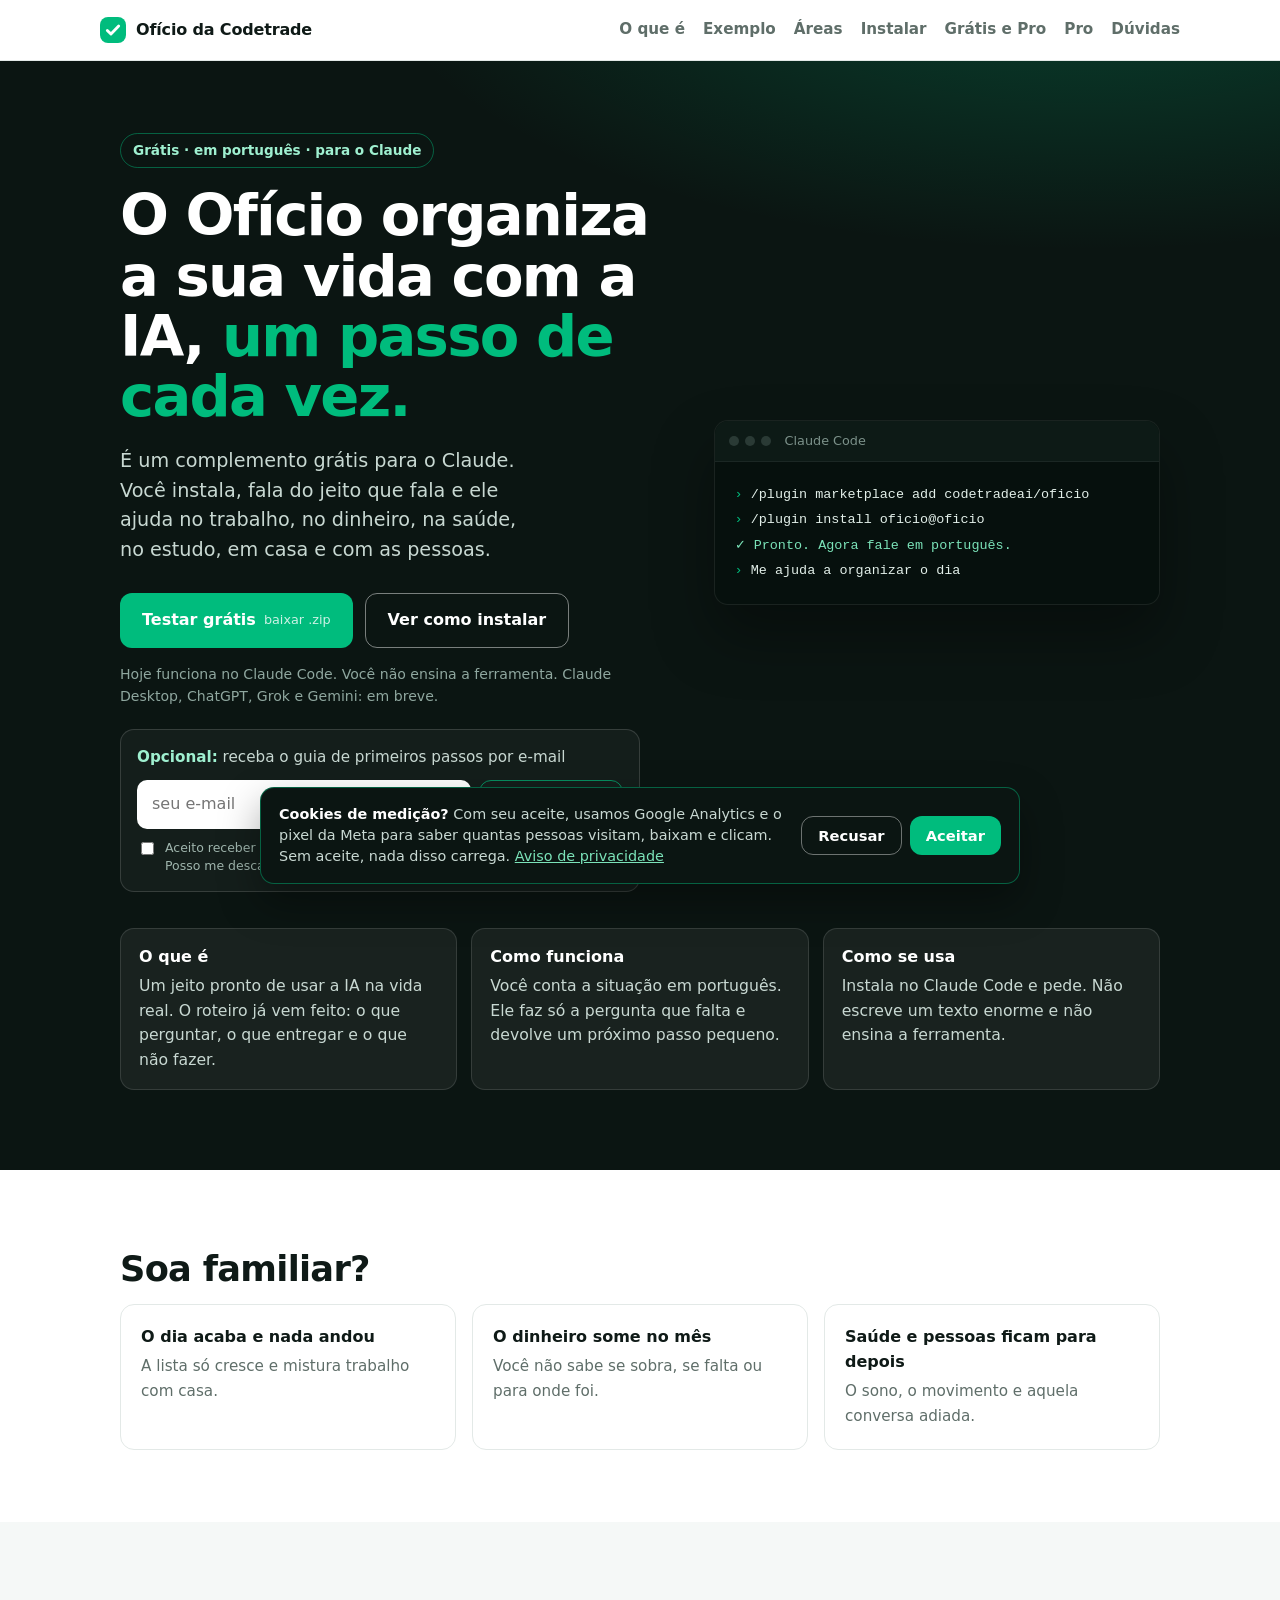
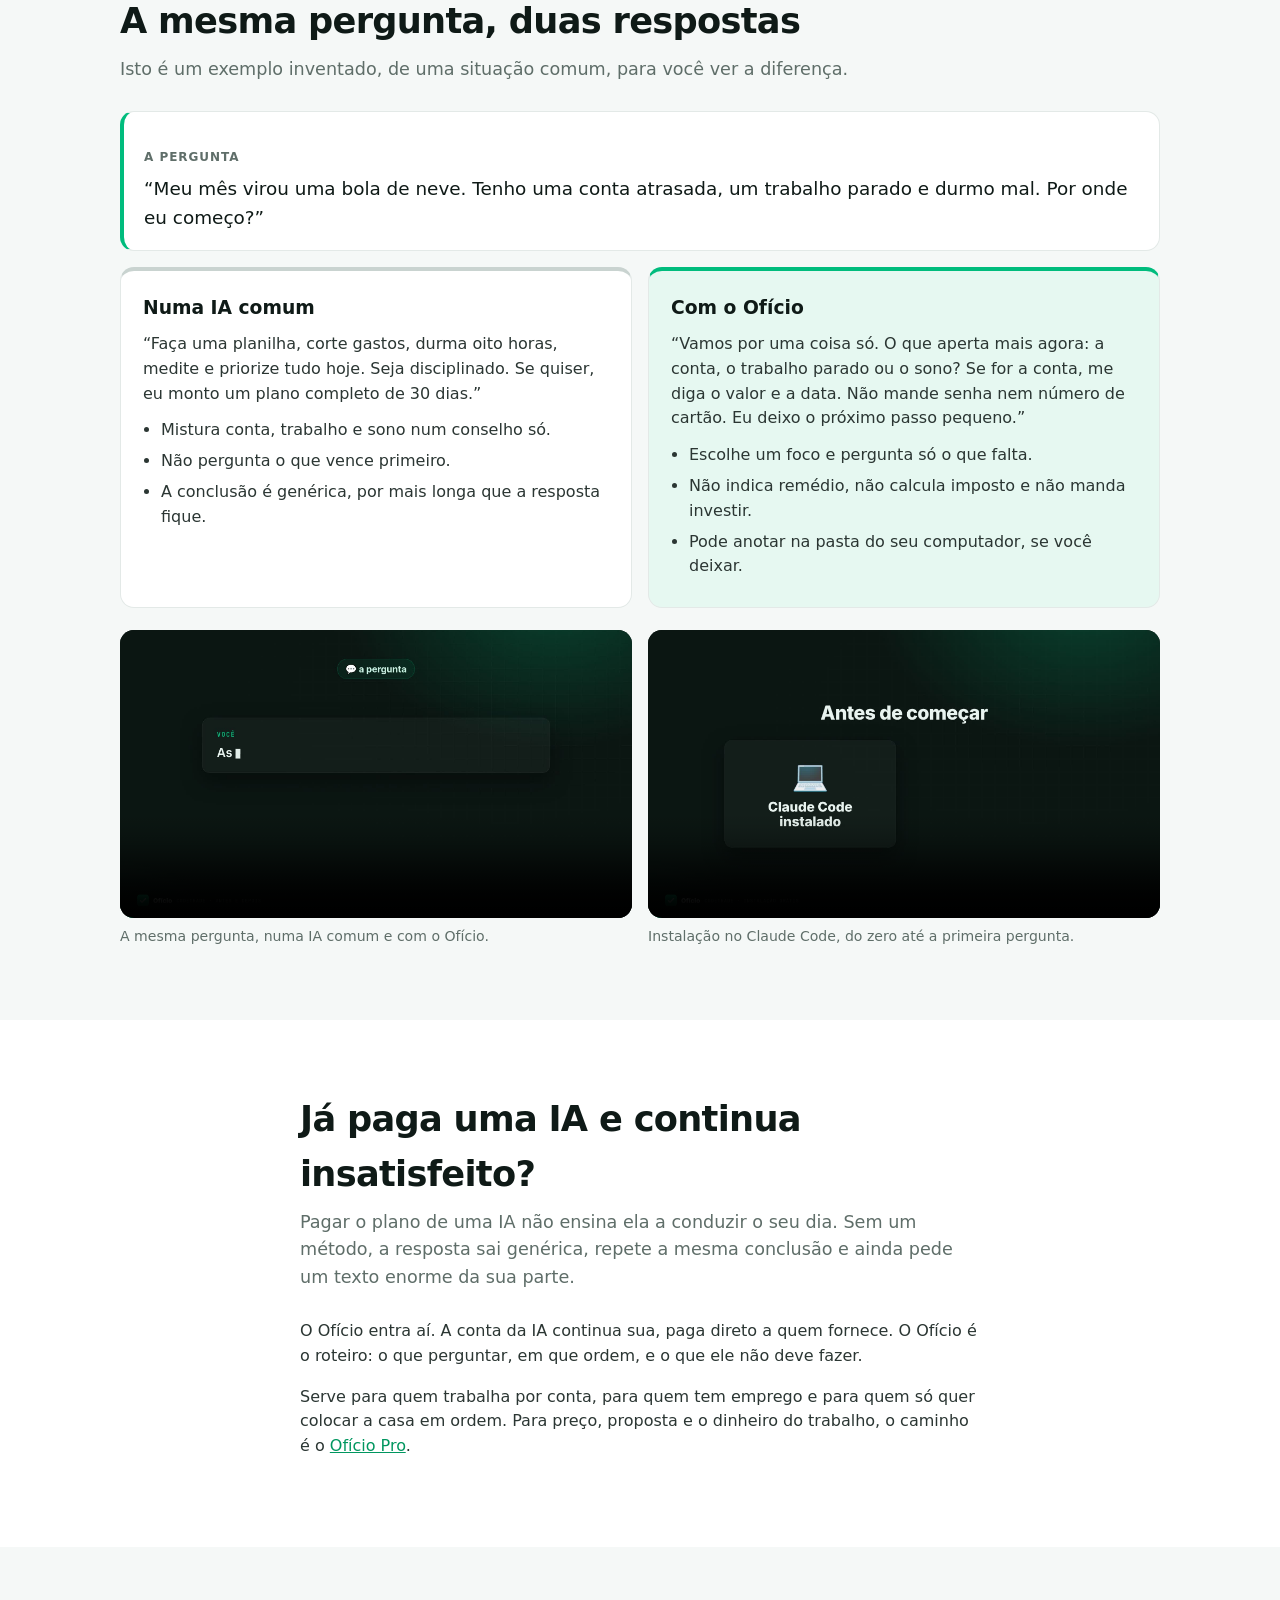
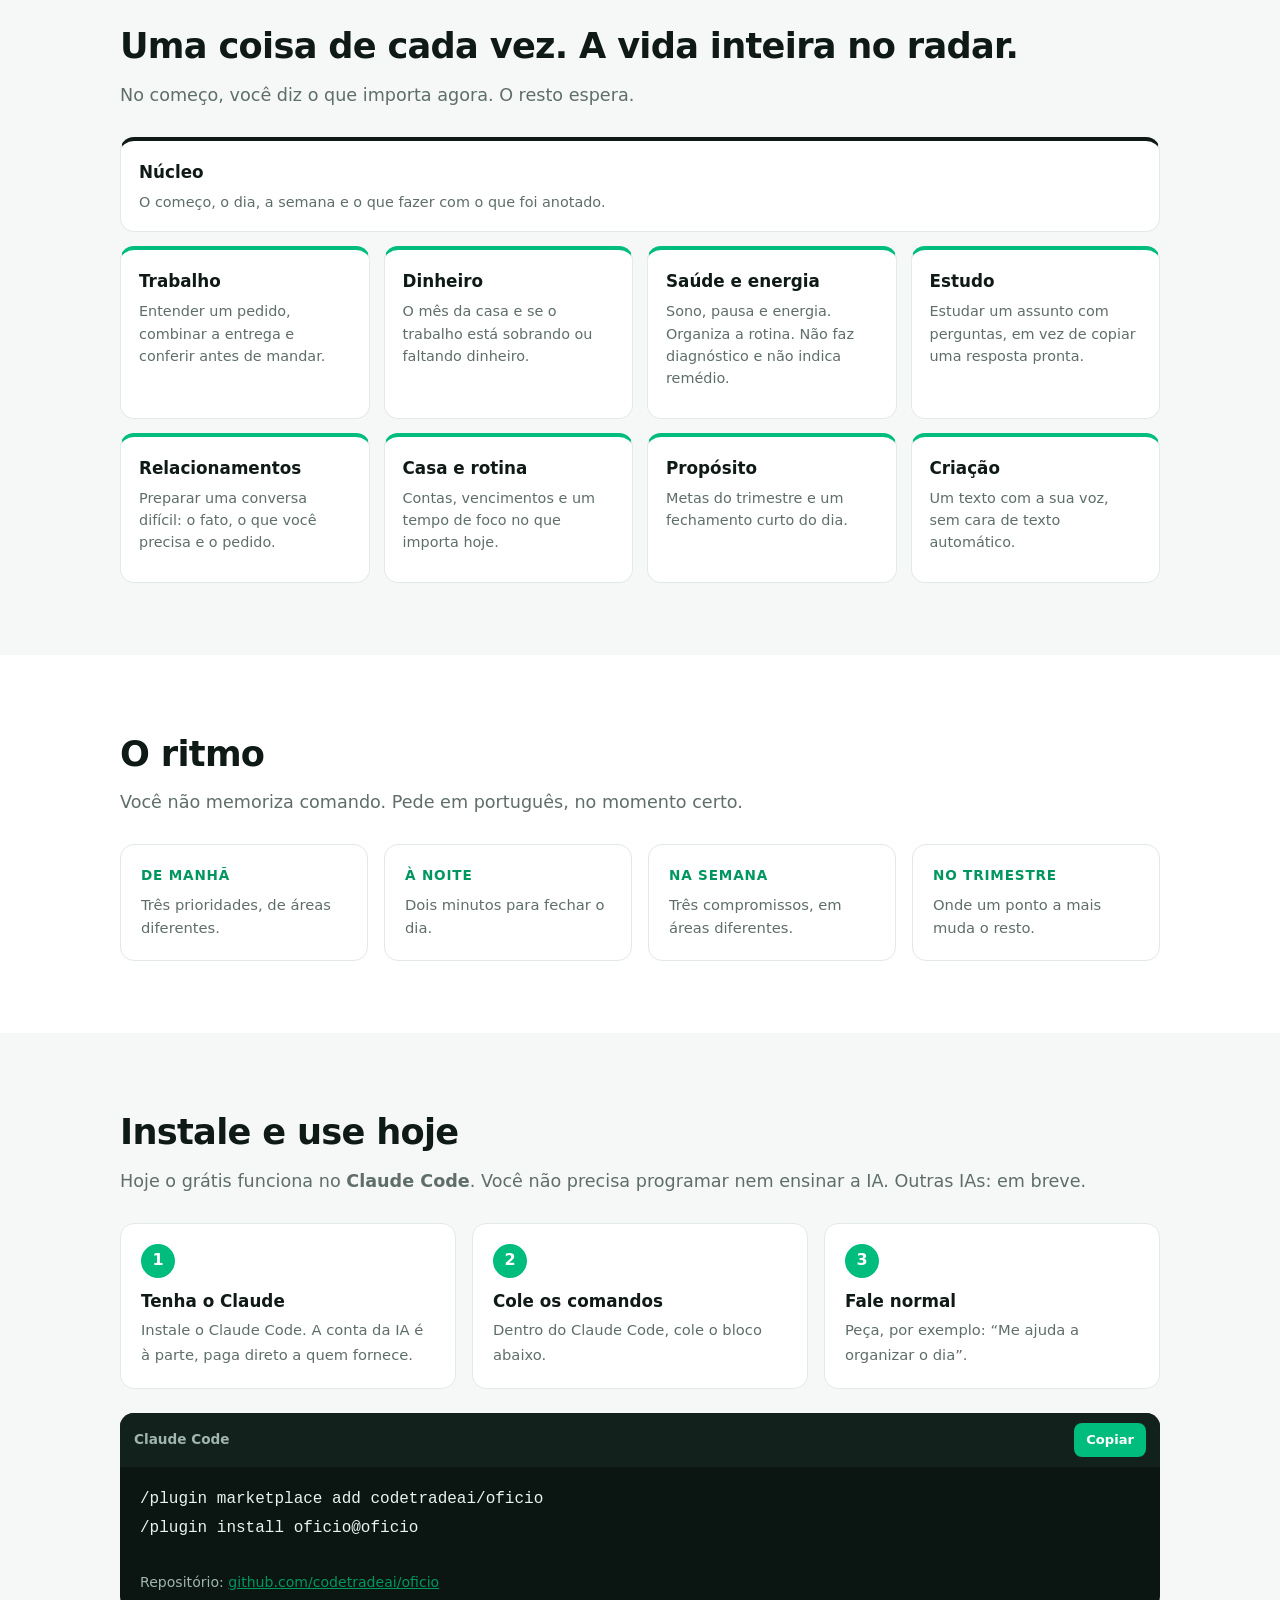
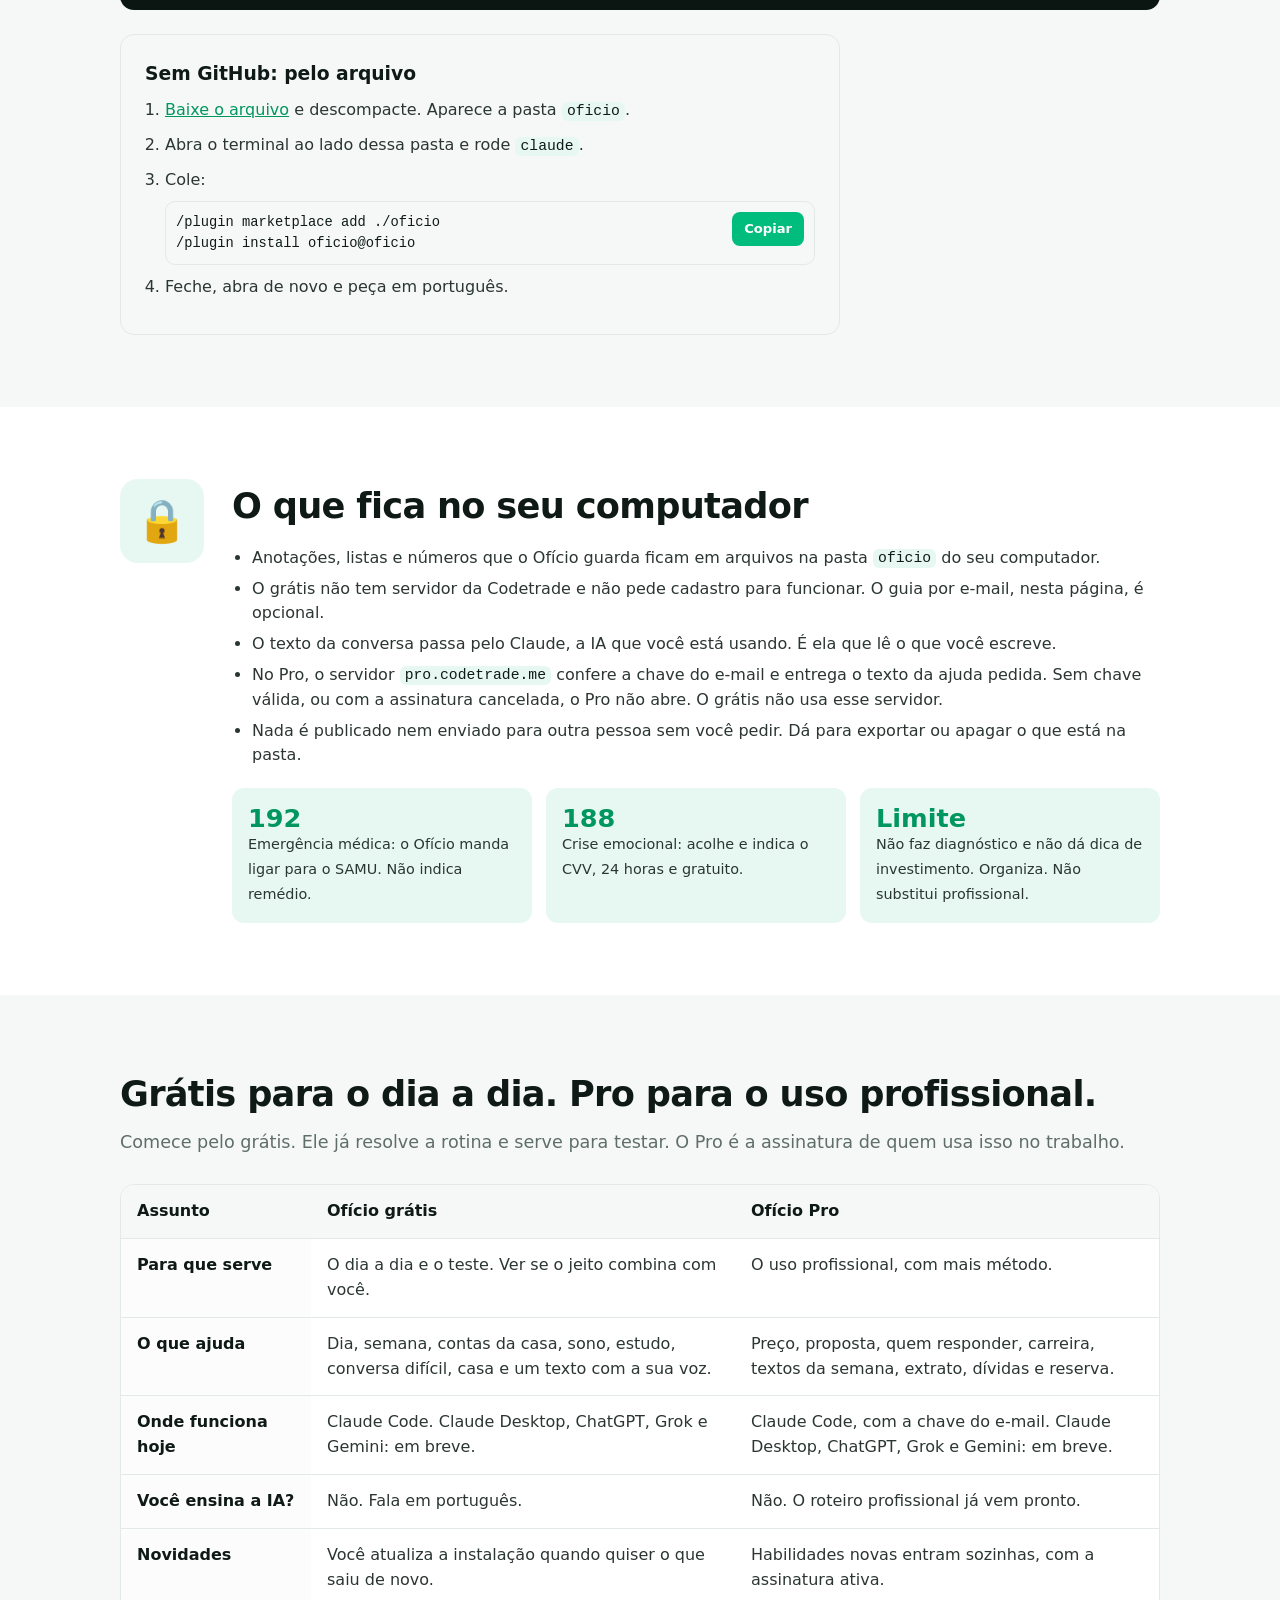
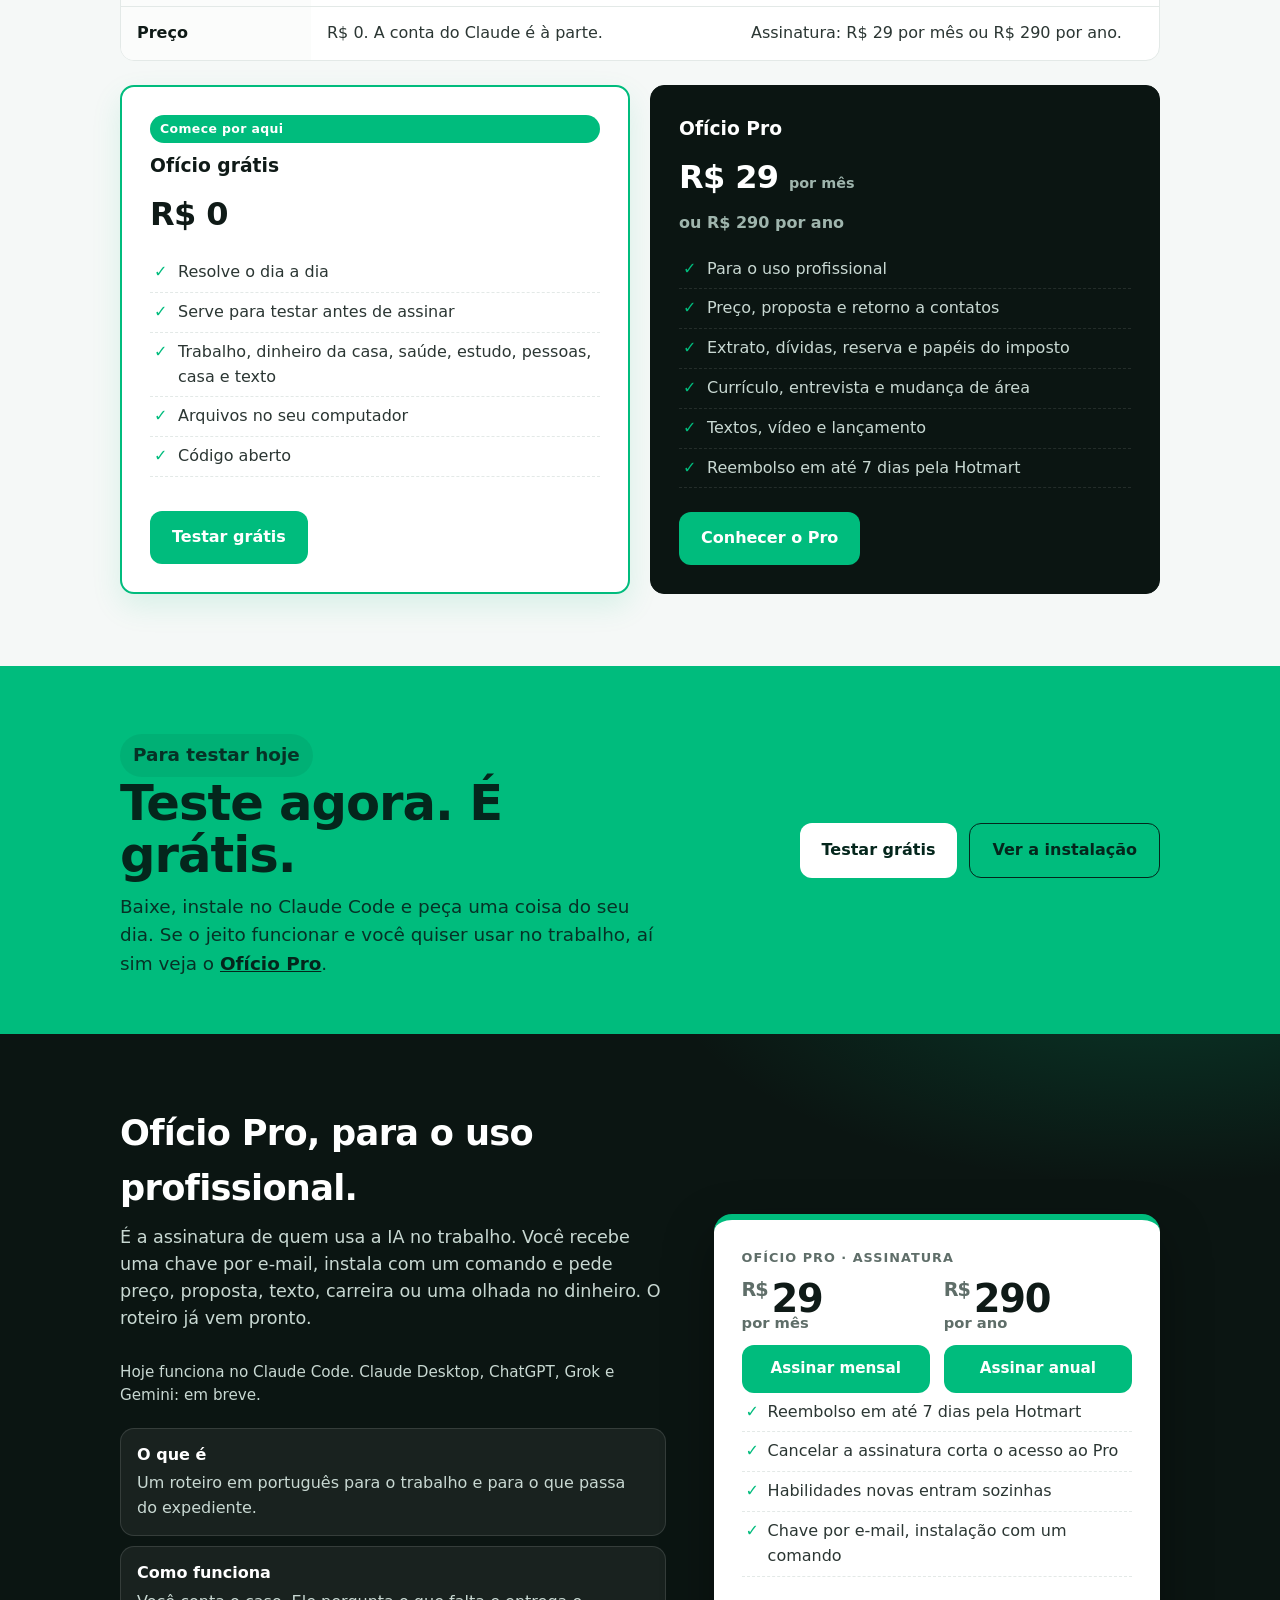
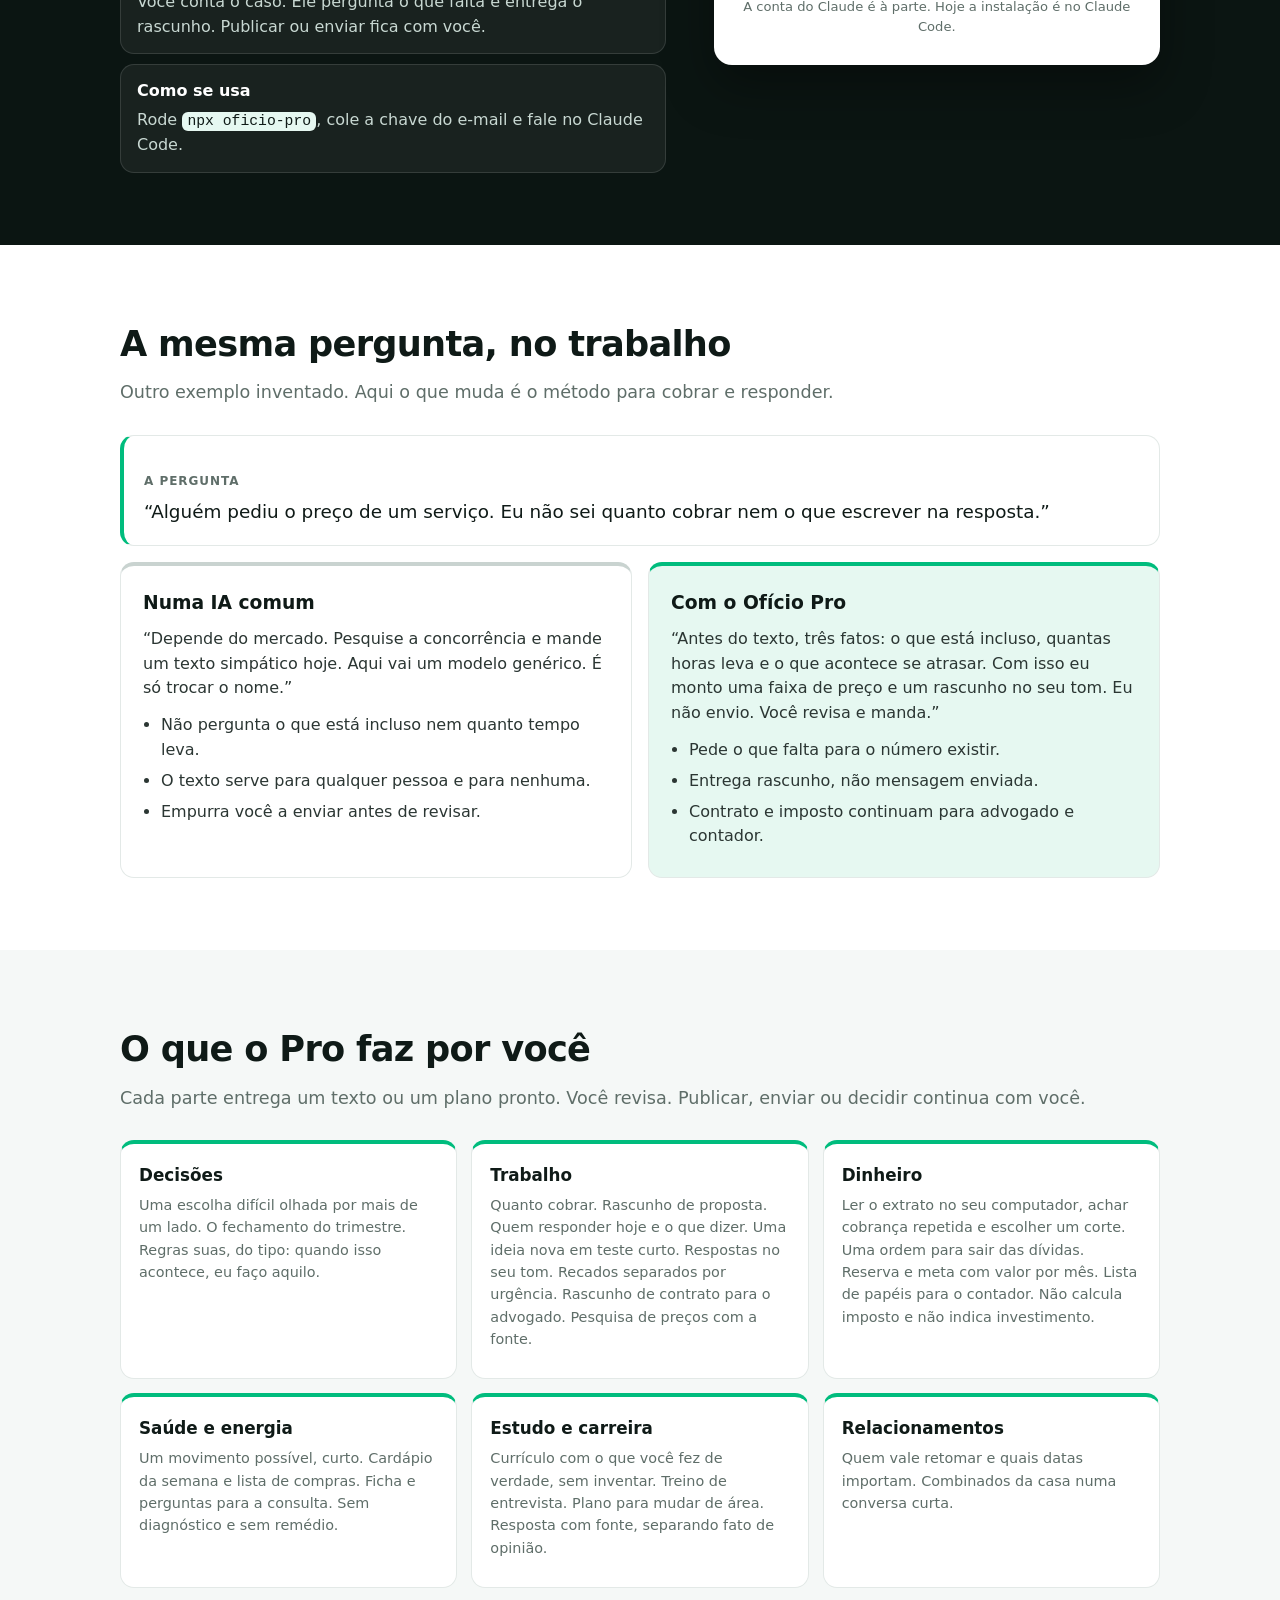
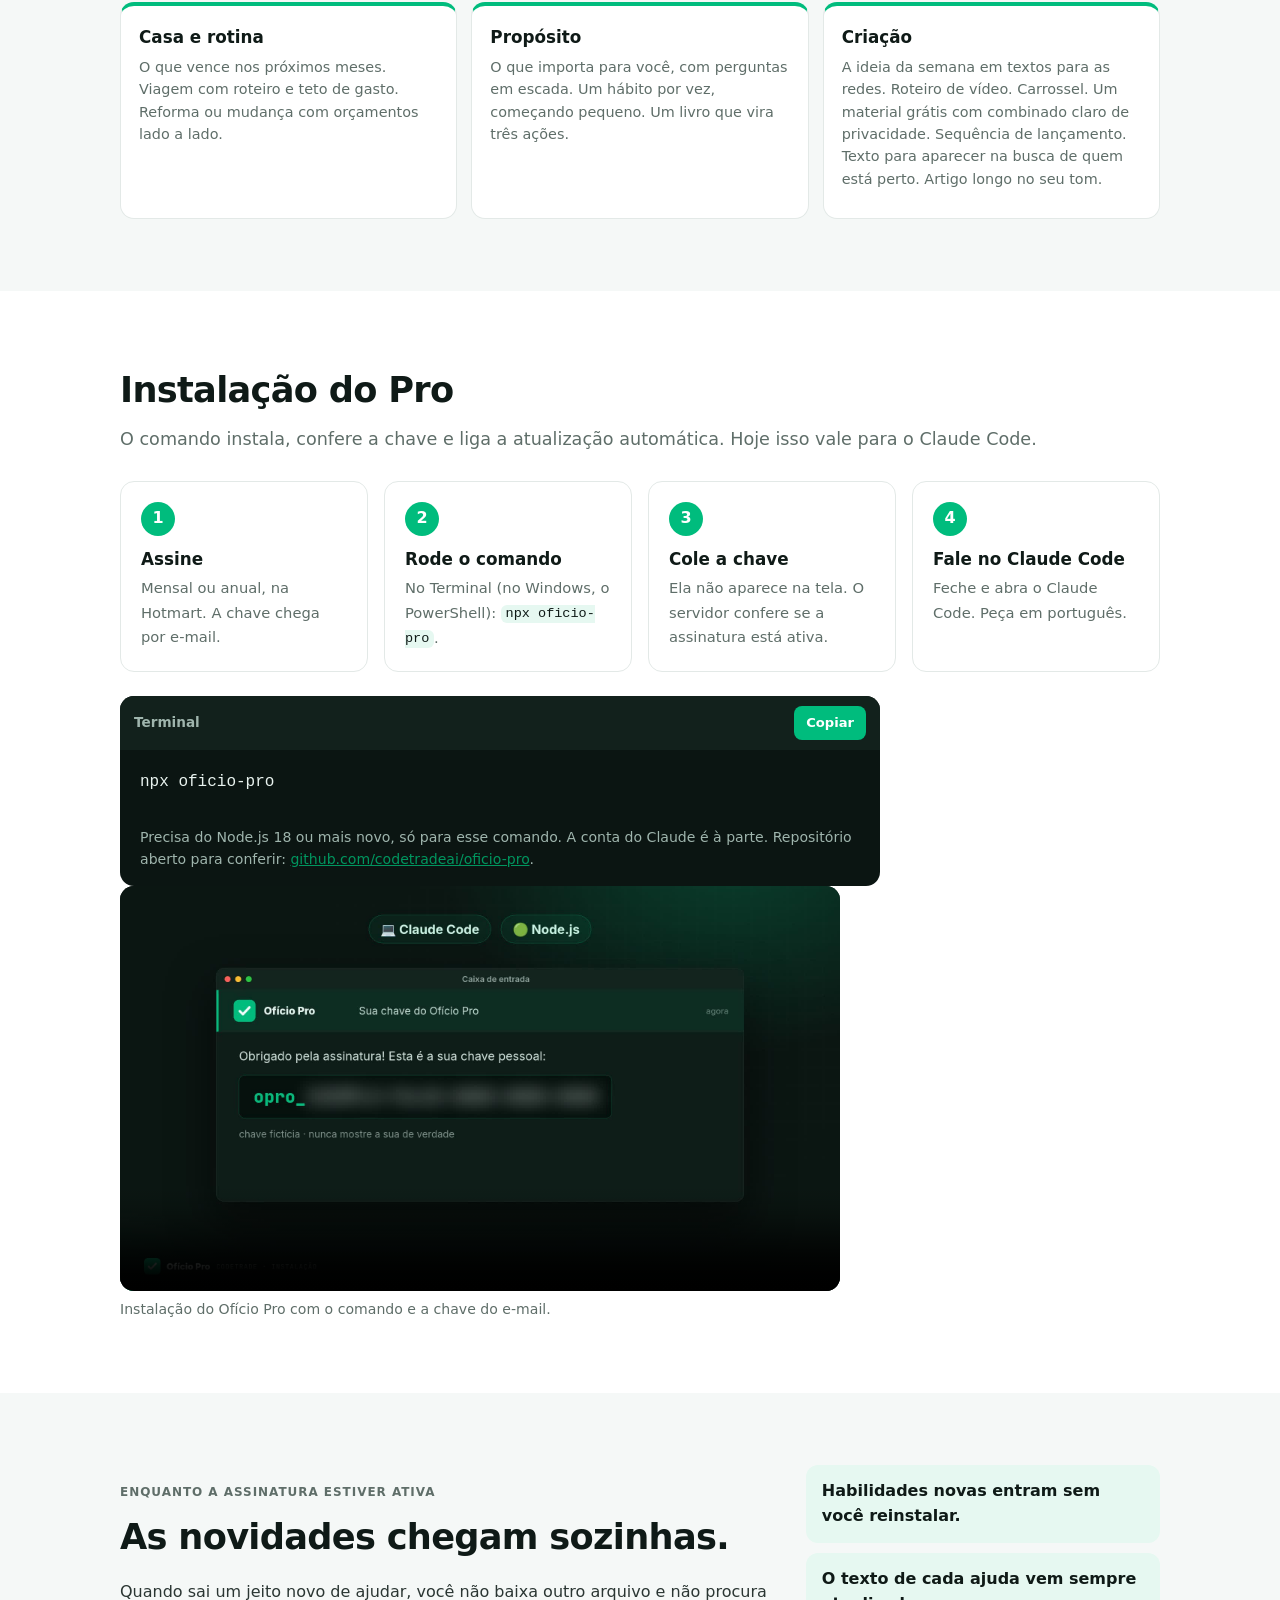
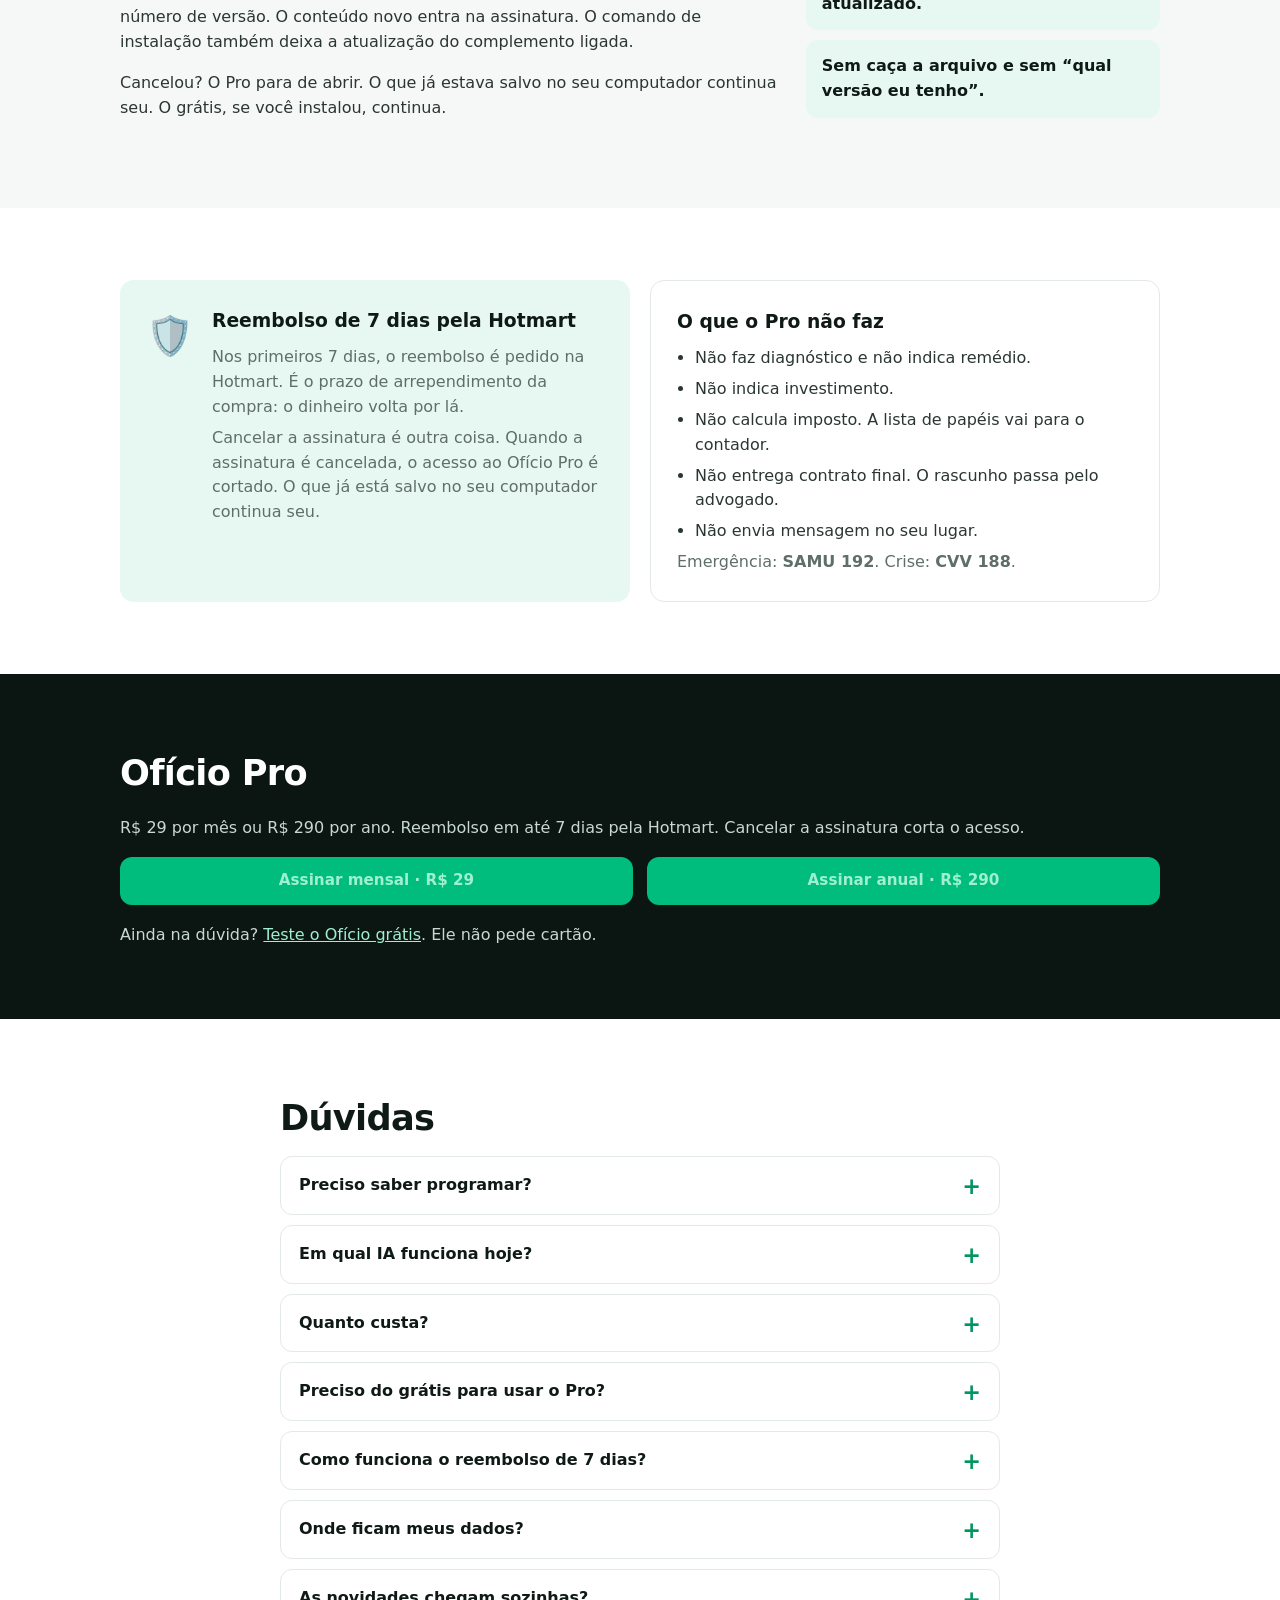
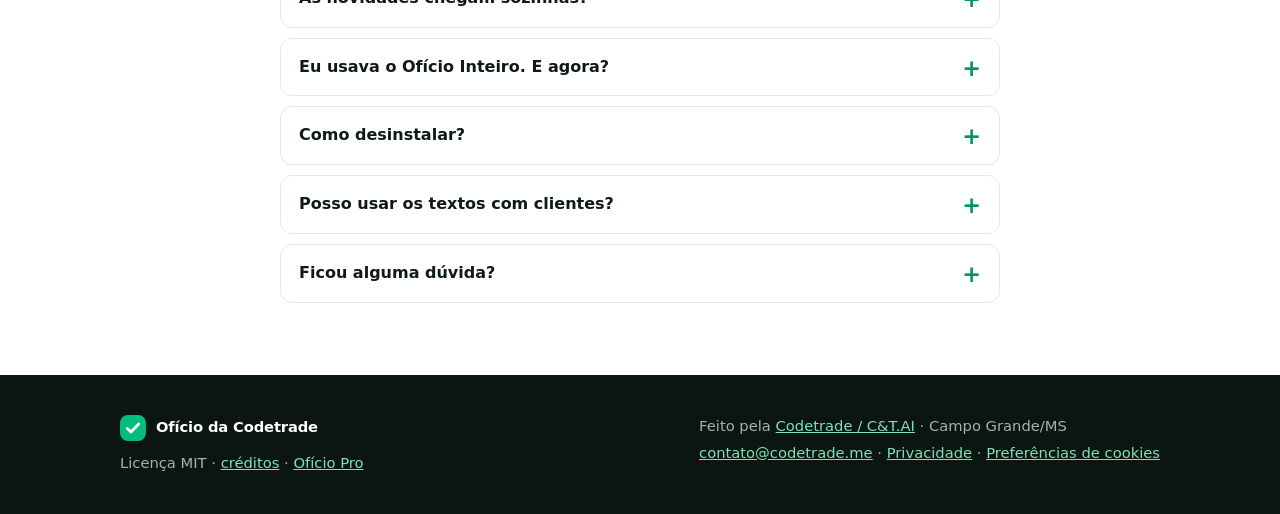
<file: docs/index.html>
<!doctype html>
<html lang="pt-BR">
<head>
<meta charset="utf-8">
<meta name="viewport" content="width=device-width, initial-scale=1">
<title>Ofício da Codetrade · grátis para o dia a dia, Pro para o trabalho</title>
<meta name="description" content="O Ofício grátis organiza o dia a dia no Claude Code. O Pro é a assinatura para o trabalho: R$ 29 por mês ou R$ 290 por ano, com reembolso em 7 dias pela Hotmart. Você fala em português e não ensina a ferramenta.">
<link rel="canonical" href="https://oficio.codetrade.me/">
<link rel="icon" href="assets/icone.svg" type="image/svg+xml">
<link rel="stylesheet" href="assets/style.css">
<link rel="stylesheet" href="assets/pro.css">
<!-- Medição (GA4 G-T3DHD1B451 e Pixel da Meta) só carrega depois do "Aceitar" no banner: assets/consent.js -->
<script src="assets/consent.js" defer></script>
</head>
<body>

<a class="pular" href="#conteudo">Pular para o conteúdo</a>

<header class="topo">
  <div class="wrap topo-in">
    <a class="marca" href="#"><span class="marca-ico" aria-hidden="true"></span>Ofício da Codetrade</a>
    <nav class="menu" aria-label="Seções">
      <a href="#como">O que é</a>
      <a href="#antes-depois">Exemplo</a>
      <a href="#areas">Áreas</a>
      <a href="#instalar">Instalar</a>
      <a href="#planos">Grátis e Pro</a>
      <a href="#pro" data-evento="clique_conhecer_pro">Pro</a>
      <a href="#faq">Dúvidas</a>
    </nav>
  </div>
</header>

<main id="conteudo">
<section class="hero">
  <div class="wrap">
    <div class="hero-in">
      <div>
        <p class="selo">Grátis · em português · para o Claude</p>
        <h1>O Ofício organiza a sua vida com a IA, <span class="destaque">um passo de cada vez.</span></h1>
        <p class="sub">É um complemento grátis para o Claude. Você instala, fala do jeito que fala e ele ajuda no trabalho, no dinheiro, na saúde, no estudo, em casa e com as pessoas.</p>
        <div class="acoes">
          <a class="btn btn-pri" href="downloads/oficio.zip" data-evento="download_zip" download>Testar grátis <small>baixar .zip</small></a>
          <a class="btn btn-sec" href="#instalar">Ver como instalar</a>
        </div>
        <p class="mini">Hoje funciona no Claude Code. Você não ensina a ferramenta. Claude Desktop, ChatGPT, Grok e Gemini: em breve.</p>
        <!-- Captura opcional do guia. O download acima NÃO depende deste formulário. O aceite daqui é só para e-mails, separado dos cookies de medição. -->
        <form class="captura" id="captura-guia" method="post" action="#guia" aria-labelledby="captura-titulo" aria-describedby="captura-msg">
          <p class="captura-titulo" id="captura-titulo"><b>Opcional:</b> receba o guia de primeiros passos por e-mail</p>
          <div class="captura-campos">
            <div class="captura-linha">
              <label class="sr" for="captura-email">Seu e-mail</label>
              <input id="captura-email" type="email" name="email" placeholder="seu e-mail" autocomplete="email" maxlength="254" required>
              <button class="btn btn-guia" type="submit">Quero o guia</button>
            </div>
            <div class="captura-lgpd">
              <input type="checkbox" id="captura-consentimento" name="consentimento" value="true" required>
              <span><label for="captura-consentimento">Aceito receber o guia de primeiros passos e alguns e-mails do Ofício. Posso me descadastrar quando quiser.</label> <a href="privacidade.html">Aviso de privacidade</a>.</span>
            </div>
            <div class="captura-isca" aria-hidden="true">
              <label for="captura-website">Website</label>
              <input id="captura-website" type="text" name="website" tabindex="-1" autocomplete="off" value="">
            </div>
          </div>
          <p class="captura-msg" id="captura-msg" role="status" aria-live="polite" aria-atomic="true" tabindex="-1"></p>
          <noscript><p class="captura-msg erro">Para pedir o guia por aqui, o JavaScript precisa estar ligado. O download do Ofício grátis não depende disso.</p></noscript>
        </form>
      </div>
      <div class="term" aria-label="Exemplo de instalação no Claude Code">
        <div class="term-bar"><i></i><i></i><i></i><span>Claude Code</span></div>
        <pre><code><span class="c">› </span>/plugin marketplace add codetradeai/oficio
<span class="c">› </span>/plugin install oficio@oficio
<span class="ok">✓ Pronto. Agora fale em português.</span>
<span class="c">› </span>Me ajuda a organizar o dia</code></pre>
      </div>
    </div>
    <ol class="hero-passos" id="como">
      <li><b>O que é</b><span>Um jeito pronto de usar a IA na vida real. O roteiro já vem feito: o que perguntar, o que entregar e o que não fazer.</span></li>
      <li><b>Como funciona</b><span>Você conta a situação em português. Ele faz só a pergunta que falta e devolve um próximo passo pequeno.</span></li>
      <li><b>Como se usa</b><span>Instala no Claude Code e pede. Não escreve um texto enorme e não ensina a ferramenta.</span></li>
    </ol>
  </div>
</section>

<section class="bloco">
  <div class="wrap">
    <h2>Soa familiar?</h2>
    <div class="dor">
      <div><b>O dia acaba e nada andou</b><span>A lista só cresce e mistura trabalho com casa.</span></div>
      <div><b>O dinheiro some no mês</b><span>Você não sabe se sobra, se falta ou para onde foi.</span></div>
      <div><b>Saúde e pessoas ficam para depois</b><span>O sono, o movimento e aquela conversa adiada.</span></div>
    </div>
  </div>
</section>

<section id="antes-depois" class="bloco bloco-cinza">
  <span id="testado"></span>
  <div class="wrap">
    <h2>A mesma pergunta, duas respostas</h2>
    <p class="lead">Isto é um exemplo inventado, de uma situação comum, para você ver a diferença.</p>
    <blockquote class="pergunta">
      <p class="rotulo">A pergunta</p>
      <p>“Meu mês virou uma bola de neve. Tenho uma conta atrasada, um trabalho parado e durmo mal. Por onde eu começo?”</p>
    </blockquote>
    <div class="antes">
      <article class="antes-col sem">
        <h3>Numa IA comum</h3>
        <p>“Faça uma planilha, corte gastos, durma oito horas, medite e priorize tudo hoje. Seja disciplinado. Se quiser, eu monto um plano completo de 30 dias.”</p>
        <ul>
          <li>Mistura conta, trabalho e sono num conselho só.</li>
          <li>Não pergunta o que vence primeiro.</li>
          <li>A conclusão é genérica, por mais longa que a resposta fique.</li>
        </ul>
      </article>
      <article class="antes-col com">
        <h3>Com o Ofício</h3>
        <p>“Vamos por uma coisa só. O que aperta mais agora: a conta, o trabalho parado ou o sono? Se for a conta, me diga o valor e a data. Não mande senha nem número de cartão. Eu deixo o próximo passo pequeno.”</p>
        <ul>
          <li>Escolhe um foco e pergunta só o que falta.</li>
          <li>Não indica remédio, não calcula imposto e não manda investir.</li>
          <li>Pode anotar na pasta do seu computador, se você deixar.</li>
        </ul>
      </article>
    </div>
    <div class="videos">
      <figure class="video-espaco">
        <video controls preload="none" playsinline poster="assets/videos/01-antes-e-depois.jpg" title="A mesma pergunta, numa IA comum e com o Ofício" aria-label="A mesma pergunta, numa IA comum e com o Ofício" data-video="antes-e-depois">
          <source src="assets/videos/01-antes-e-depois.mp4" type="video/mp4">
          <track kind="captions" src="assets/videos/01-antes-e-depois.vtt" srclang="pt-BR" label="Português" default>
        </video>
        <figcaption>A mesma pergunta, numa IA comum e com o Ofício.</figcaption>
      </figure>
      <figure class="video-espaco">
        <video controls preload="none" playsinline poster="assets/videos/02-instalacao-gratis.jpg" title="Instalação no Claude Code, do zero até a primeira pergunta" aria-label="Instalação no Claude Code, do zero até a primeira pergunta" data-video="instalacao-gratis">
          <source src="assets/videos/02-instalacao-gratis.mp4" type="video/mp4">
          <track kind="captions" src="assets/videos/02-instalacao-gratis.vtt" srclang="pt-BR" label="Português" default>
        </video>
        <figcaption>Instalação no Claude Code, do zero até a primeira pergunta.</figcaption>
      </figure>
    </div>
  </div>
</section>

<section class="bloco">
  <div class="wrap estreito">
    <h2>Já paga uma IA e continua insatisfeito?</h2>
    <p class="lead">Pagar o plano de uma IA não ensina ela a conduzir o seu dia. Sem um método, a resposta sai genérica, repete a mesma conclusão e ainda pede um texto enorme da sua parte.</p>
    <p>O Ofício entra aí. A conta da IA continua sua, paga direto a quem fornece. O Ofício é o roteiro: o que perguntar, em que ordem, e o que ele não deve fazer.</p>
    <p>Serve para quem trabalha por conta, para quem tem emprego e para quem só quer colocar a casa em ordem. Para preço, proposta e o dinheiro do trabalho, o caminho é o <a href="#pro">Ofício Pro</a>.</p>
  </div>
</section>

<section id="areas" class="bloco bloco-cinza">
  <div class="wrap">
    <h2>Uma coisa de cada vez. A vida inteira no radar.</h2>
    <p class="lead">No começo, você diz o que importa agora. O resto espera.</p>
    <div class="areas">
      <article class="area area-nucleo">
        <h3>Núcleo</h3>
        <p>O começo, o dia, a semana e o que fazer com o que foi anotado.</p>
      </article>
      <article class="area"><h3>Trabalho</h3><p>Entender um pedido, combinar a entrega e conferir antes de mandar.</p></article>
      <article class="area"><h3>Dinheiro</h3><p>O mês da casa e se o trabalho está sobrando ou faltando dinheiro.</p></article>
      <article class="area"><h3>Saúde e energia</h3><p>Sono, pausa e energia. Organiza a rotina. Não faz diagnóstico e não indica remédio.</p></article>
      <article class="area"><h3>Estudo</h3><p>Estudar um assunto com perguntas, em vez de copiar uma resposta pronta.</p></article>
      <article class="area"><h3>Relacionamentos</h3><p>Preparar uma conversa difícil: o fato, o que você precisa e o pedido.</p></article>
      <article class="area"><h3>Casa e rotina</h3><p>Contas, vencimentos e um tempo de foco no que importa hoje.</p></article>
      <article class="area"><h3>Propósito</h3><p>Metas do trimestre e um fechamento curto do dia.</p></article>
      <article class="area"><h3>Criação</h3><p>Um texto com a sua voz, sem cara de texto automático.</p></article>
    </div>
  </div>
</section>

<section class="bloco">
  <div class="wrap">
    <h2>O ritmo</h2>
    <p class="lead">Você não memoriza comando. Pede em português, no momento certo.</p>
    <ol class="semana">
      <li><b>De manhã</b><span>Três prioridades, de áreas diferentes.</span></li>
      <li><b>À noite</b><span>Dois minutos para fechar o dia.</span></li>
      <li><b>Na semana</b><span>Três compromissos, em áreas diferentes.</span></li>
      <li><b>No trimestre</b><span>Onde um ponto a mais muda o resto.</span></li>
    </ol>
  </div>
</section>

<section id="instalar" class="bloco bloco-cinza">
  <div class="wrap">
    <h2>Instale e use hoje</h2>
    <p class="lead">Hoje o grátis funciona no <strong>Claude Code</strong>. Você não precisa programar nem ensinar a IA. Outras IAs: em breve.</p>
    <ol class="passos">
      <li><b>1</b><h3>Tenha o Claude</h3><span>Instale o Claude Code. A conta da IA é à parte, paga direto a quem fornece.</span></li>
      <li><b>2</b><h3>Cole os comandos</h3><span>Dentro do Claude Code, cole o bloco abaixo.</span></li>
      <li><b>3</b><h3>Fale normal</h3><span>Peça, por exemplo: “Me ajuda a organizar o dia”.</span></li>
    </ol>
    <div class="cmd-card">
      <div class="cmd-head">
        <span>Claude Code</span>
        <button class="copiar" data-copiar="cmd-claude" type="button">Copiar</button>
      </div>
      <pre id="cmd-claude"><code>/plugin marketplace add codetradeai/oficio
/plugin install oficio@oficio</code></pre>
      <p class="nota">Repositório: <a href="https://github.com/codetradeai/oficio">github.com/codetradeai/oficio</a></p>
    </div>
    <article class="alt alt-sozinha">
      <h3>Sem GitHub: pelo arquivo</h3>
      <ol>
        <li><a href="downloads/oficio.zip" data-evento="download_zip" download>Baixe o arquivo</a> e descompacte. Aparece a pasta <code>oficio</code>.</li>
        <li>Abra o terminal ao lado dessa pasta e rode <code>claude</code>.</li>
        <li>Cole:
          <div class="cmd-mini">
            <pre id="cmd-zip"><code>/plugin marketplace add ./oficio
/plugin install oficio@oficio</code></pre>
            <button class="copiar" data-copiar="cmd-zip" type="button">Copiar</button>
          </div>
        </li>
        <li>Feche, abra de novo e peça em português.</li>
      </ol>
    </article>
  </div>
</section>

<section class="bloco">
  <div class="wrap priv">
    <div class="priv-ico" aria-hidden="true">🔒</div>
    <div>
      <h2>O que fica no seu computador</h2>
      <ul class="priv-lista">
        <li>Anotações, listas e números que o Ofício guarda ficam em arquivos na pasta <code>oficio</code> do seu computador.</li>
        <li>O grátis não tem servidor da Codetrade e não pede cadastro para funcionar. O guia por e-mail, nesta página, é opcional.</li>
        <li>O texto da conversa passa pelo Claude, a IA que você está usando. É ela que lê o que você escreve.</li>
        <li>No Pro, o servidor <code>pro.codetrade.me</code> confere a chave do e-mail e entrega o texto da ajuda pedida. Sem chave válida, ou com a assinatura cancelada, o Pro não abre. O grátis não usa esse servidor.</li>
        <li>Nada é publicado nem enviado para outra pessoa sem você pedir. Dá para exportar ou apagar o que está na pasta.</li>
      </ul>
      <div class="limites">
        <div><b>192</b><span>Emergência médica: o Ofício manda ligar para o SAMU. Não indica remédio.</span></div>
        <div><b>188</b><span>Crise emocional: acolhe e indica o CVV, 24 horas e gratuito.</span></div>
        <div><b>Limite</b><span>Não faz diagnóstico e não dá dica de investimento. Organiza. Não substitui profissional.</span></div>
      </div>
    </div>
  </div>
</section>

<section id="planos" class="bloco bloco-cinza">
  <div class="wrap">
    <h2>Grátis para o dia a dia. Pro para o uso profissional.</h2>
    <p class="lead">Comece pelo grátis. Ele já resolve a rotina e serve para testar. O Pro é a assinatura de quem usa isso no trabalho.</p>
    <div class="cmp" role="table" aria-label="Comparação entre o Ofício grátis e o Ofício Pro">
      <div class="cmp-linha cmp-cab" role="row">
        <p role="columnheader">Assunto</p>
        <p role="columnheader">Ofício grátis</p>
        <p role="columnheader">Ofício Pro</p>
      </div>
      <div class="cmp-linha" role="row">
        <p role="rowheader">Para que serve</p>
        <p role="cell"><span class="cmp-quem">Grátis. </span>O dia a dia e o teste. Ver se o jeito combina com você.</p>
        <p role="cell"><span class="cmp-quem">Pro. </span>O uso profissional, com mais método.</p>
      </div>
      <div class="cmp-linha" role="row">
        <p role="rowheader">O que ajuda</p>
        <p role="cell"><span class="cmp-quem">Grátis. </span>Dia, semana, contas da casa, sono, estudo, conversa difícil, casa e um texto com a sua voz.</p>
        <p role="cell"><span class="cmp-quem">Pro. </span>Preço, proposta, quem responder, carreira, textos da semana, extrato, dívidas e reserva.</p>
      </div>
      <div class="cmp-linha" role="row">
        <p role="rowheader">Onde funciona hoje</p>
        <p role="cell"><span class="cmp-quem">Grátis. </span>Claude Code. Claude Desktop, ChatGPT, Grok e Gemini: em breve.</p>
        <p role="cell"><span class="cmp-quem">Pro. </span>Claude Code, com a chave do e-mail. Claude Desktop, ChatGPT, Grok e Gemini: em breve.</p>
      </div>
      <div class="cmp-linha" role="row">
        <p role="rowheader">Você ensina a IA?</p>
        <p role="cell"><span class="cmp-quem">Grátis. </span>Não. Fala em português.</p>
        <p role="cell"><span class="cmp-quem">Pro. </span>Não. O roteiro profissional já vem pronto.</p>
      </div>
      <div class="cmp-linha" role="row">
        <p role="rowheader">Novidades</p>
        <p role="cell"><span class="cmp-quem">Grátis. </span>Você atualiza a instalação quando quiser o que saiu de novo.</p>
        <p role="cell"><span class="cmp-quem">Pro. </span>Habilidades novas entram sozinhas, com a assinatura ativa.</p>
      </div>
      <div class="cmp-linha" role="row">
        <p role="rowheader">Preço</p>
        <p role="cell"><span class="cmp-quem">Grátis. </span>R$ 0. A conta do Claude é à parte.</p>
        <p role="cell"><span class="cmp-quem">Pro. </span>Assinatura: R$ 29 por mês ou R$ 290 por ano.</p>
      </div>
    </div>
    <div class="planos">
      <article class="plano plano-destaque">
        <p class="selo-plano">Comece por aqui</p>
        <h3>Ofício grátis</h3>
        <p class="preco">R$ 0</p>
        <ul>
          <li>Resolve o dia a dia</li>
          <li>Serve para testar antes de assinar</li>
          <li>Trabalho, dinheiro da casa, saúde, estudo, pessoas, casa e texto</li>
          <li>Arquivos no seu computador</li>
          <li>Código aberto</li>
        </ul>
        <a class="btn btn-pri" href="downloads/oficio.zip" data-evento="download_zip" download>Testar grátis</a>
      </article>
      <article class="plano plano-pro">
        <h3>Ofício Pro</h3>
        <p class="preco">R$ 29 <small class="preco-nota">por mês</small></p>
        <p class="preco-ano">ou R$ 290 por ano</p>
        <ul>
          <li>Para o uso profissional</li>
          <li>Preço, proposta e retorno a contatos</li>
          <li>Extrato, dívidas, reserva e papéis do imposto</li>
          <li>Currículo, entrevista e mudança de área</li>
          <li>Textos, vídeo e lançamento</li>
          <li>Reembolso em até 7 dias pela Hotmart</li>
        </ul>
        <a class="btn btn-pri" href="#pro" data-evento="clique_conhecer_pro">Conhecer o Pro</a>
      </article>
    </div>
  </div>
</section>

<section class="faixa-gratis">
  <div class="wrap faixa-in">
    <div>
      <p class="selo selo-claro">Para testar hoje</p>
      <h2>Teste agora. É grátis.</h2>
      <p>Baixe, instale no Claude Code e peça uma coisa do seu dia. Se o jeito funcionar e você quiser usar no trabalho, aí sim veja o <a href="#pro">Ofício Pro</a>.</p>
    </div>
    <div class="acoes">
      <a class="btn btn-branco" href="downloads/oficio.zip" data-evento="download_zip" download>Testar grátis</a>
      <a class="btn btn-sec" href="#instalar">Ver a instalação</a>
    </div>
  </div>
</section>

<section id="pro">
  <div class="pro-faixa">
    <div class="wrap">
      <div class="hero-in">
        <div>
          <h2>Ofício Pro, para o uso profissional.</h2>
          <p class="lead">É a assinatura de quem usa a IA no trabalho. Você recebe uma chave por e-mail, instala com um comando e pede preço, proposta, texto, carreira ou uma olhada no dinheiro. O roteiro já vem pronto.</p>
          <p class="mini">Hoje funciona no Claude Code. Claude Desktop, ChatGPT, Grok e Gemini: em breve.</p>
          <ol class="pro-tres">
            <li><b>O que é</b><span>Um roteiro em português para o trabalho e para o que passa do expediente.</span></li>
            <li><b>Como funciona</b><span>Você conta o caso. Ele pergunta o que falta e entrega o rascunho. Publicar ou enviar fica com você.</span></li>
            <li><b>Como se usa</b><span>Rode <code>npx oficio-pro</code>, cole a chave do e-mail e fale no Claude Code.</span></li>
          </ol>
        </div>
        <aside class="oferta" id="comprar" aria-label="Preços da assinatura">
          <p class="oferta-nome">Ofício Pro · assinatura</p>
          <div class="precos-duplos">
            <div>
              <p class="oferta-preco"><small>R$</small>29</p>
              <p class="preco-periodo">por mês</p>
              <a class="btn btn-pri btn-grande" data-checkout="mensal" data-evento="clique_comprar_pro" href="https://pay.hotmart.com/T108304780M?off=woxgckni">Assinar mensal</a>
            </div>
            <div>
              <p class="oferta-preco"><small>R$</small>290</p>
              <p class="preco-periodo">por ano</p>
              <a class="btn btn-pri btn-grande" data-checkout="anual" data-evento="clique_comprar_pro" href="https://pay.hotmart.com/T108304780M?off=dztnzyb3">Assinar anual</a>
            </div>
          </div>
          <ul>
            <li>Reembolso em até 7 dias pela Hotmart</li>
            <li>Cancelar a assinatura corta o acesso ao Pro</li>
            <li>Habilidades novas entram sozinhas</li>
            <li>Chave por e-mail, instalação com um comando</li>
          </ul>
          <p class="oferta-req">A conta do Claude é à parte. Hoje a instalação é no Claude Code.</p>
        </aside>
      </div>
    </div>
  </div>

  <div class="bloco">
    <div class="wrap">
      <h2>A mesma pergunta, no trabalho</h2>
      <p class="lead">Outro exemplo inventado. Aqui o que muda é o método para cobrar e responder.</p>
      <blockquote class="pergunta">
        <p class="rotulo">A pergunta</p>
        <p>“Alguém pediu o preço de um serviço. Eu não sei quanto cobrar nem o que escrever na resposta.”</p>
      </blockquote>
      <div class="antes">
        <article class="antes-col sem">
          <h3>Numa IA comum</h3>
          <p>“Depende do mercado. Pesquise a concorrência e mande um texto simpático hoje. Aqui vai um modelo genérico. É só trocar o nome.”</p>
          <ul>
            <li>Não pergunta o que está incluso nem quanto tempo leva.</li>
            <li>O texto serve para qualquer pessoa e para nenhuma.</li>
            <li>Empurra você a enviar antes de revisar.</li>
          </ul>
        </article>
        <article class="antes-col com">
          <h3>Com o Ofício Pro</h3>
          <p>“Antes do texto, três fatos: o que está incluso, quantas horas leva e o que acontece se atrasar. Com isso eu monto uma faixa de preço e um rascunho no seu tom. Eu não envio. Você revisa e manda.”</p>
          <ul>
            <li>Pede o que falta para o número existir.</li>
            <li>Entrega rascunho, não mensagem enviada.</li>
            <li>Contrato e imposto continuam para advogado e contador.</li>
          </ul>
        </article>
      </div>
    </div>
  </div>

  <div class="bloco bloco-cinza">
    <div class="wrap">
      <h2>O que o Pro faz por você</h2>
      <p class="lead">Cada parte entrega um texto ou um plano pronto. Você revisa. Publicar, enviar ou decidir continua com você.</p>
      <div class="areas areas-pro">
        <article class="area"><h3>Decisões</h3><p>Uma escolha difícil olhada por mais de um lado. O fechamento do trimestre. Regras suas, do tipo: quando isso acontece, eu faço aquilo.</p></article>
        <article class="area"><h3>Trabalho</h3><p>Quanto cobrar. Rascunho de proposta. Quem responder hoje e o que dizer. Uma ideia nova em teste curto. Respostas no seu tom. Recados separados por urgência. Rascunho de contrato para o advogado. Pesquisa de preços com a fonte.</p></article>
        <article class="area"><h3>Dinheiro</h3><p>Ler o extrato no seu computador, achar cobrança repetida e escolher um corte. Uma ordem para sair das dívidas. Reserva e meta com valor por mês. Lista de papéis para o contador. Não calcula imposto e não indica investimento.</p></article>
        <article class="area"><h3>Saúde e energia</h3><p>Um movimento possível, curto. Cardápio da semana e lista de compras. Ficha e perguntas para a consulta. Sem diagnóstico e sem remédio.</p></article>
        <article class="area"><h3>Estudo e carreira</h3><p>Currículo com o que você fez de verdade, sem inventar. Treino de entrevista. Plano para mudar de área. Resposta com fonte, separando fato de opinião.</p></article>
        <article class="area"><h3>Relacionamentos</h3><p>Quem vale retomar e quais datas importam. Combinados da casa numa conversa curta.</p></article>
        <article class="area"><h3>Casa e rotina</h3><p>O que vence nos próximos meses. Viagem com roteiro e teto de gasto. Reforma ou mudança com orçamentos lado a lado.</p></article>
        <article class="area"><h3>Propósito</h3><p>O que importa para você, com perguntas em escada. Um hábito por vez, começando pequeno. Um livro que vira três ações.</p></article>
        <article class="area"><h3>Criação</h3><p>A ideia da semana em textos para as redes. Roteiro de vídeo. Carrossel. Um material grátis com combinado claro de privacidade. Sequência de lançamento. Texto para aparecer na busca de quem está perto. Artigo longo no seu tom.</p></article>
      </div>
    </div>
  </div>

  <div class="bloco" id="entrega">
    <div class="wrap">
      <h2>Instalação do Pro</h2>
      <p class="lead">O comando instala, confere a chave e liga a atualização automática. Hoje isso vale para o Claude Code.</p>
      <ol class="passos passos-pro">
        <li><b>1</b><h3>Assine</h3><span>Mensal ou anual, na Hotmart. A chave chega por e-mail.</span></li>
        <li><b>2</b><h3>Rode o comando</h3><span>No Terminal (no Windows, o PowerShell): <code>npx oficio-pro</code>.</span></li>
        <li><b>3</b><h3>Cole a chave</h3><span>Ela não aparece na tela. O servidor confere se a assinatura está ativa.</span></li>
        <li><b>4</b><h3>Fale no Claude Code</h3><span>Feche e abra o Claude Code. Peça em português.</span></li>
      </ol>
      <div class="cmd-card cmd-pro">
        <div class="cmd-head"><span>Terminal</span><button class="copiar" data-copiar="cmd-pro" type="button">Copiar</button></div>
        <pre id="cmd-pro"><code>npx oficio-pro</code></pre>
        <p class="nota">Precisa do Node.js 18 ou mais novo, só para esse comando. A conta do Claude é à parte. Repositório aberto para conferir: <a href="https://github.com/codetradeai/oficio-pro">github.com/codetradeai/oficio-pro</a>.</p>
      </div>
      <figure class="video-espaco">
        <video controls preload="none" playsinline poster="assets/videos/03-instalacao-pro.jpg" title="Instalação do Ofício Pro com o comando e a chave do e-mail" aria-label="Instalação do Ofício Pro com o comando e a chave do e-mail" data-video="instalacao-pro">
          <source src="assets/videos/03-instalacao-pro.mp4" type="video/mp4">
          <track kind="captions" src="assets/videos/03-instalacao-pro.vtt" srclang="pt-BR" label="Português" default>
        </video>
        <figcaption>Instalação do Ofício Pro com o comando e a chave do e-mail.</figcaption>
      </figure>
    </div>
  </div>

  <div class="bloco bloco-cinza">
    <div class="wrap atualiza">
      <div>
        <p class="rotulo">Enquanto a assinatura estiver ativa</p>
        <h2>As novidades chegam sozinhas.</h2>
        <p>Quando sai um jeito novo de ajudar, você não baixa outro arquivo e não procura número de versão. O conteúdo novo entra na assinatura. O comando de instalação também deixa a atualização do complemento ligada.</p>
        <p>Cancelou? O Pro para de abrir. O que já estava salvo no seu computador continua seu. O grátis, se você instalou, continua.</p>
      </div>
      <ul class="atualiza-lista">
        <li>Habilidades novas entram sem você reinstalar.</li>
        <li>O texto de cada ajuda vem sempre atualizado.</li>
        <li>Sem caça a arquivo e sem “qual versão eu tenho”.</li>
      </ul>
    </div>
  </div>

  <div class="bloco">
    <div class="wrap">
      <div class="garantia-limites">
        <article class="garantia">
          <span class="g-ico" aria-hidden="true">🛡️</span>
          <div>
            <h3>Reembolso de 7 dias pela Hotmart</h3>
            <p>Nos primeiros 7 dias, o reembolso é pedido na Hotmart. É o prazo de arrependimento da compra: o dinheiro volta por lá.</p>
            <p>Cancelar a assinatura é outra coisa. Quando a assinatura é cancelada, o acesso ao Ofício Pro é cortado. O que já está salvo no seu computador continua seu.</p>
          </div>
        </article>
        <article class="limites-pro">
          <h3>O que o Pro não faz</h3>
          <ul>
            <li>Não faz diagnóstico e não indica remédio.</li>
            <li>Não indica investimento.</li>
            <li>Não calcula imposto. A lista de papéis vai para o contador.</li>
            <li>Não entrega contrato final. O rascunho passa pelo advogado.</li>
            <li>Não envia mensagem no seu lugar.</li>
          </ul>
          <p>Emergência: <b>SAMU 192</b>. Crise: <b>CVV 188</b>.</p>
        </article>
      </div>
    </div>
  </div>

  <div class="bloco cta-final">
    <div class="wrap">
      <h2>Ofício Pro</h2>
      <p>R$ 29 por mês ou R$ 290 por ano. Reembolso em até 7 dias pela Hotmart. Cancelar a assinatura corta o acesso.</p>
      <div class="precos-duplos precos-cta">
        <div>
          <a class="btn btn-pri btn-grande" data-checkout="mensal" data-evento="clique_comprar_pro" href="https://pay.hotmart.com/T108304780M?off=woxgckni">Assinar mensal · R$ 29</a>
        </div>
        <div>
          <a class="btn btn-pri btn-grande" data-checkout="anual" data-evento="clique_comprar_pro" href="https://pay.hotmart.com/T108304780M?off=dztnzyb3">Assinar anual · R$ 290</a>
        </div>
      </div>
      <p class="cta-gratis">Ainda na dúvida? <a href="#instalar">Teste o Ofício grátis</a>. Ele não pede cartão.</p>
    </div>
  </div>
</section>

<section id="faq" class="bloco">
  <div class="wrap faq">
    <h2>Dúvidas</h2>
    <details><summary>Preciso saber programar?</summary><p>Não. Você conversa em português. Não precisa ensinar a ferramenta nem escrever um pedido longo.</p></details>
    <details><summary>Em qual IA funciona hoje?</summary><p>O grátis e o Pro funcionam hoje no Claude Code. Claude Desktop, ChatGPT, Grok e Gemini: em breve. A conta da IA é à parte, paga direto a quem fornece.</p></details>
    <details><summary>Quanto custa?</summary><p>O Ofício é grátis. O Ofício Pro é assinatura: R$ 29 por mês ou R$ 290 por ano, pela Hotmart.</p></details>
    <details><summary>Preciso do grátis para usar o Pro?</summary><p>Não é obrigatório. O grátis resolve o dia a dia e é o melhor jeito de testar. O Pro é para o uso profissional. Juntos, um cuida da rotina e o outro do trabalho.</p></details>
    <details><summary>Como funciona o reembolso de 7 dias?</summary><p>Em até 7 dias, o reembolso é pela Hotmart. Cancelar a assinatura corta o acesso ao Pro. O que já está salvo no seu computador continua seu.</p></details>
    <details><summary>Onde ficam meus dados?</summary><p>Os arquivos ficam na pasta <code>oficio</code> do seu computador. A conversa passa pelo Claude. O grátis não envia esses arquivos para a Codetrade. No Pro, o servidor pro.codetrade.me confere a chave e entrega o texto da ajuda. O Pro não envia mensagem nem publica nada no seu lugar.</p></details>
    <details><summary>As novidades chegam sozinhas?</summary><p>No Pro, sim, enquanto a assinatura estiver ativa. Habilidades novas entram sem você procurar uma versão. No grátis, você atualiza a instalação quando quiser o que saiu de novo.</p></details>
    <details><summary>Eu usava o Ofício Inteiro. E agora?</summary><p>Instale este Ofício. Na primeira conversa, a pasta antiga é copiada para a nova, sem apagar nada.</p></details>
    <details><summary>Como desinstalar?</summary><p>No Claude Code, o grátis sai com <code>/plugin uninstall oficio@oficio</code>. O Pro sai com <code>npx oficio-pro desinstalar</code>. A pasta do seu computador continua sua.</p></details>
    <details><summary>Posso usar os textos com clientes?</summary><p>Os textos que você gerar são seus. A chave do Pro é de uma pessoa: não compartilhe nem revenda.</p></details>
    <details><summary>Ficou alguma dúvida?</summary><p><a href="mailto:contato@codetrade.me">contato@codetrade.me</a></p></details>
  </div>
</section>
</main>

<footer class="rodape">
  <div class="wrap rod-in">
    <div>
      <p class="marca"><span class="marca-ico" aria-hidden="true"></span>Ofício da Codetrade</p>
      <p>Licença MIT · <a href="https://github.com/codetradeai/oficio/blob/main/CREDITOS.md">créditos</a> · <a href="#pro" data-evento="clique_conhecer_pro">Ofício Pro</a></p>
    </div>
    <div>
      <p>Feito pela <a href="https://codetrade.me">Codetrade / C&amp;T.AI</a> · Campo Grande/MS</p>
      <p><a href="mailto:contato@codetrade.me">contato@codetrade.me</a> · <a href="privacidade.html">Privacidade</a> · <button type="button" class="link-cookies" data-preferencias-cookies>Preferências de cookies</button></p>
    </div>
  </div>
</footer>

<script src="assets/app.js"></script>
<script src="assets/captura.js"></script>
<script src="assets/pro.js"></script>
</body>
</html>
</file>
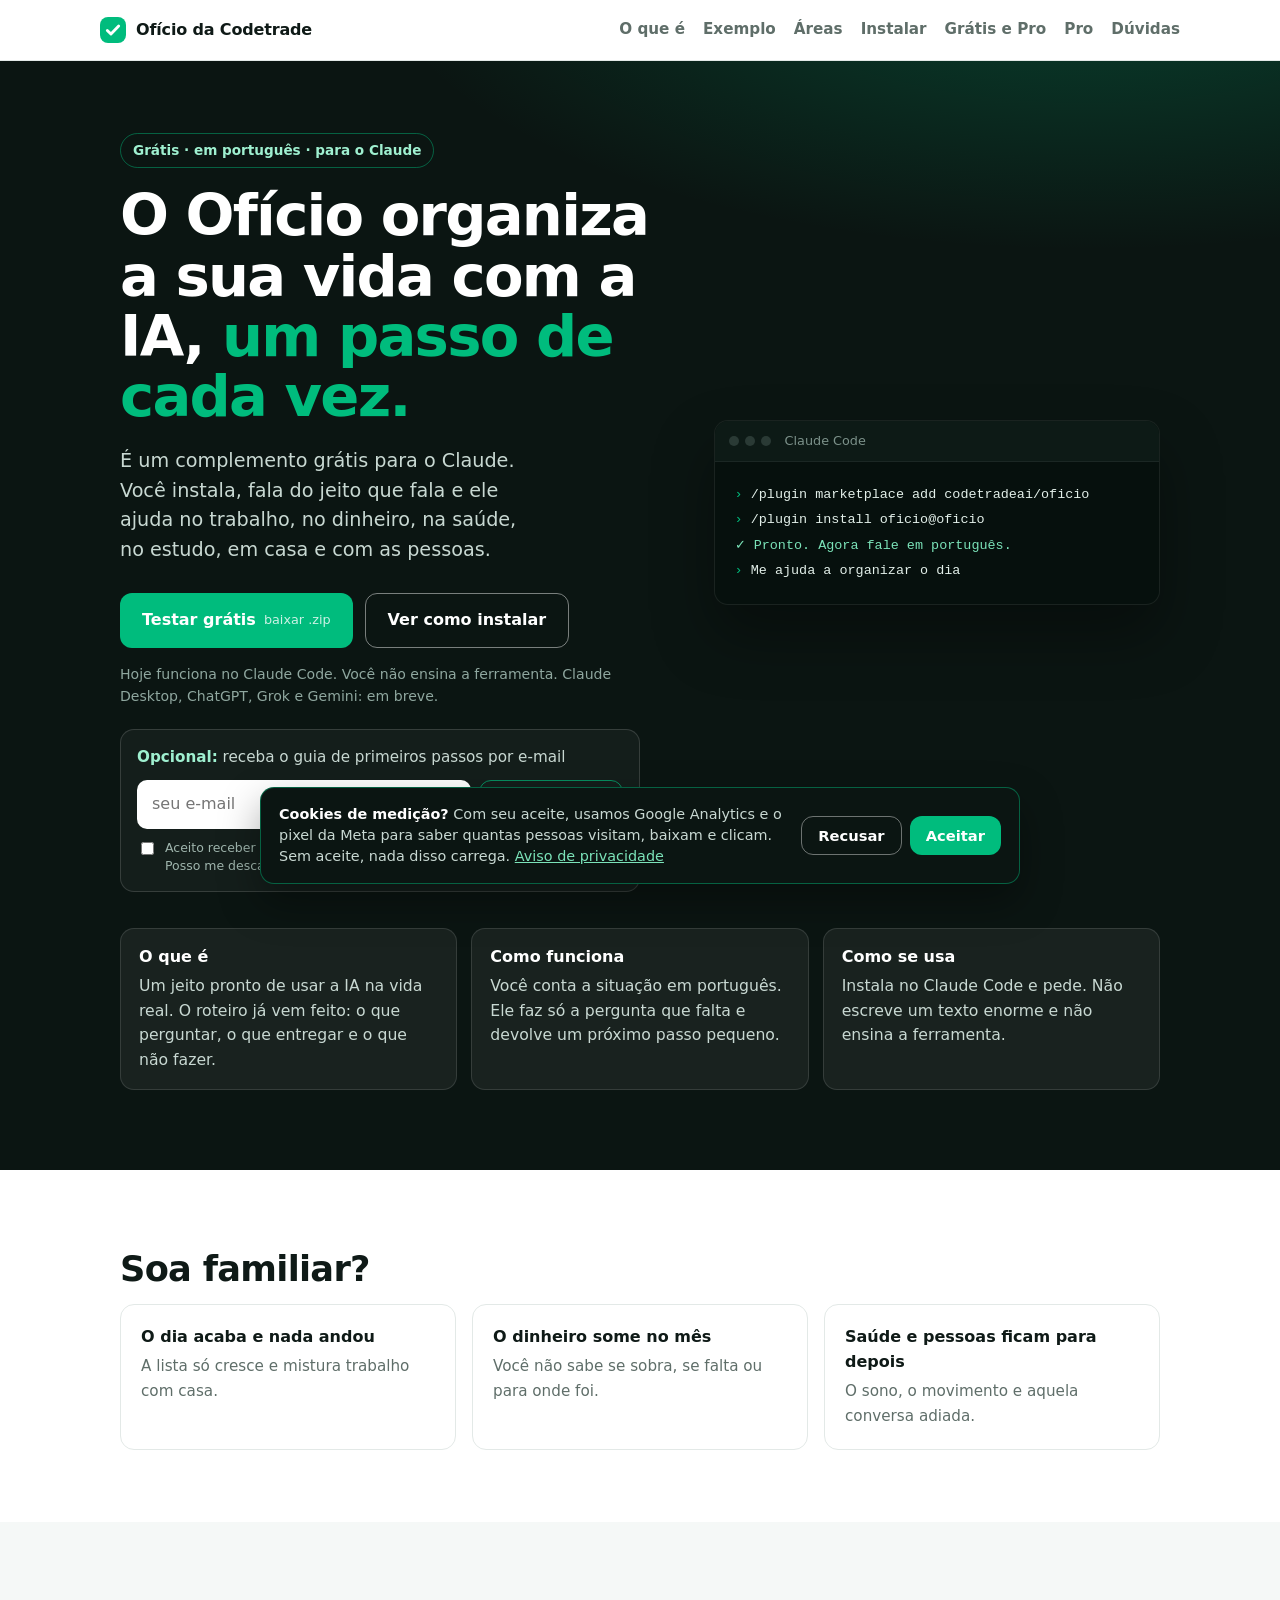
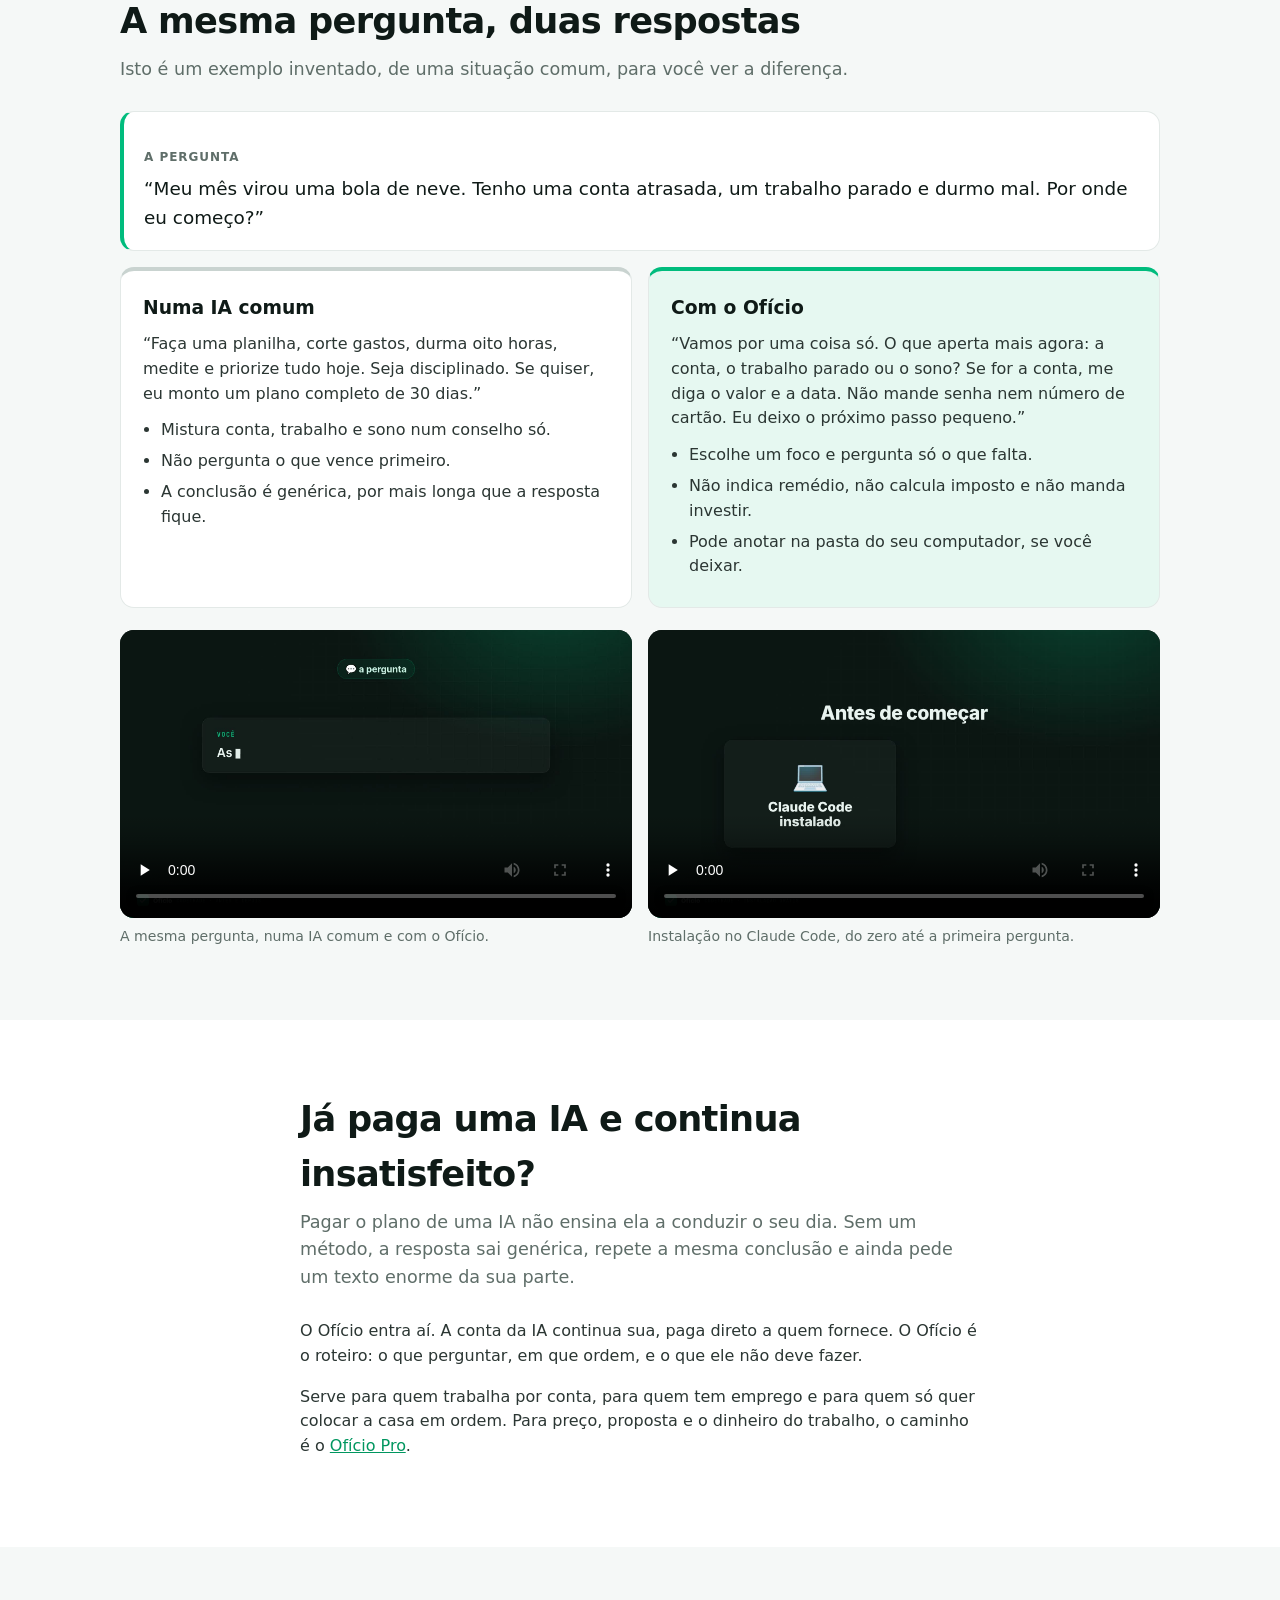
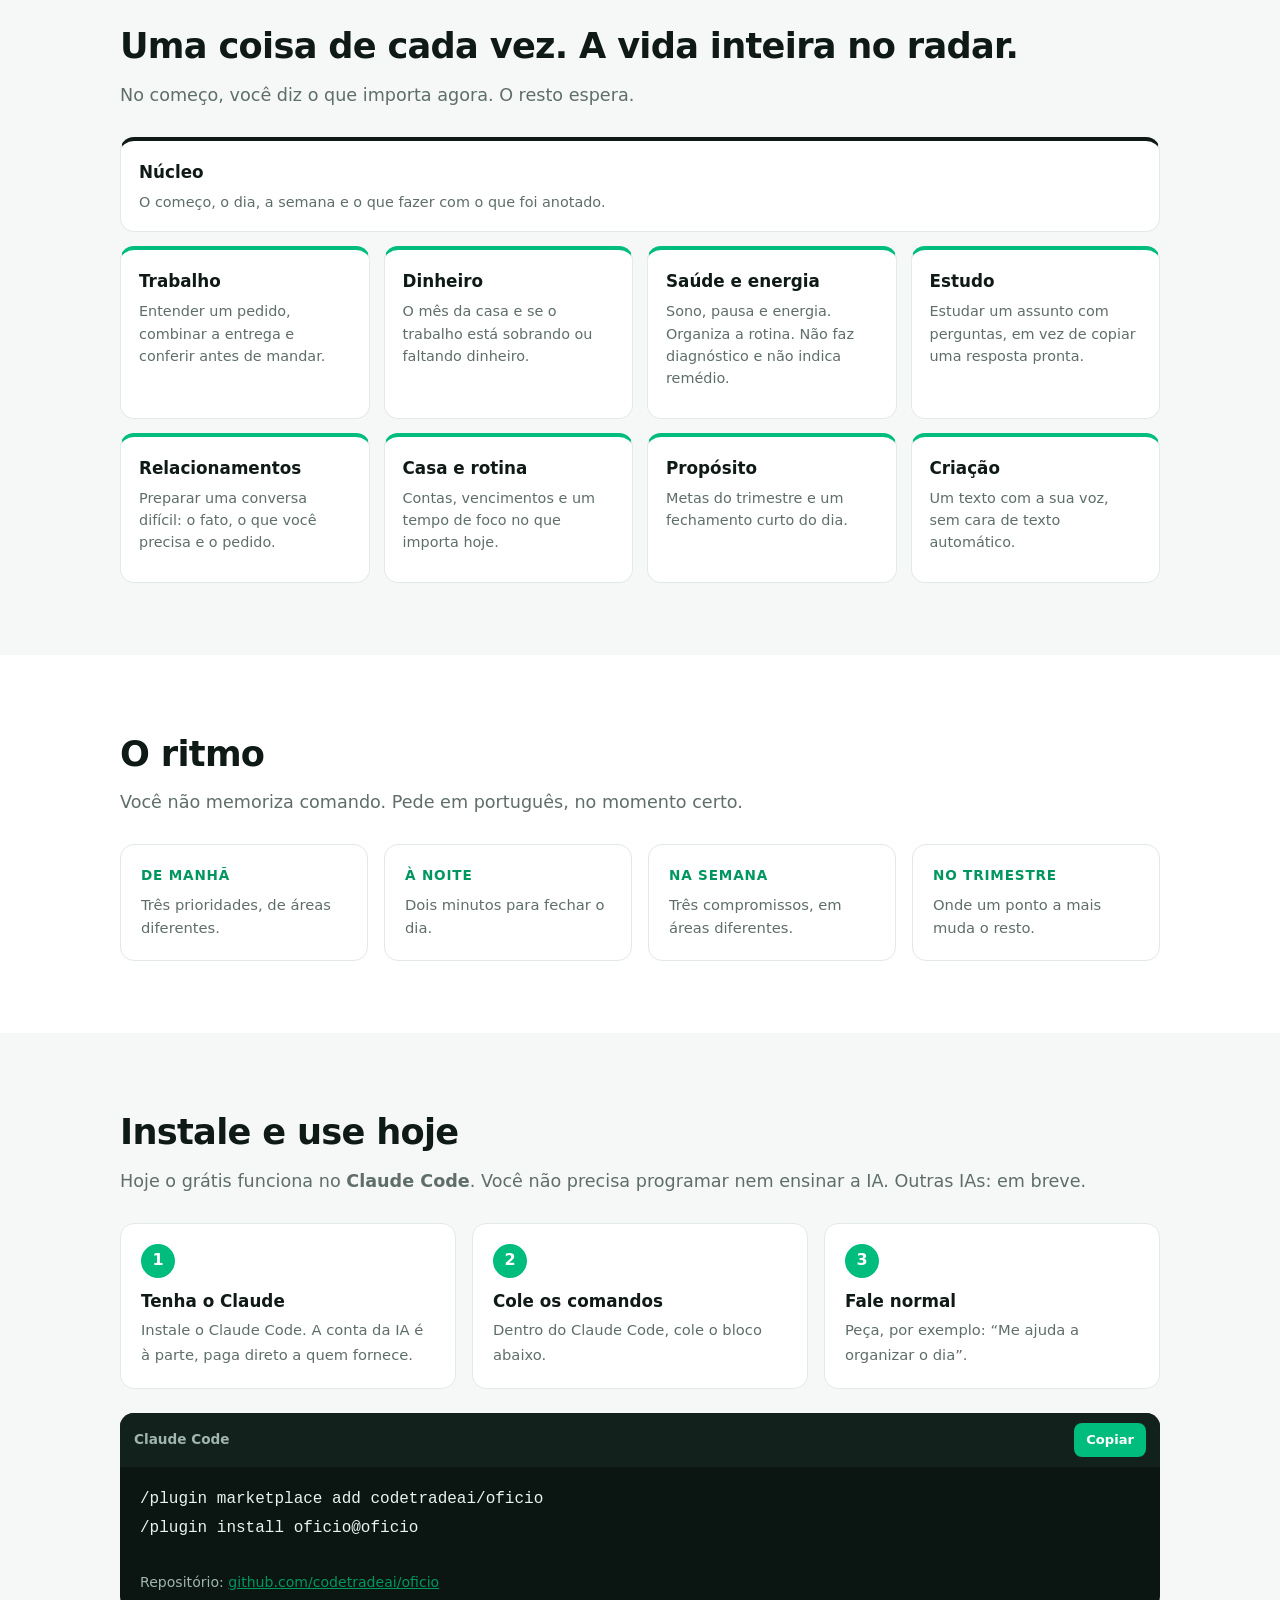
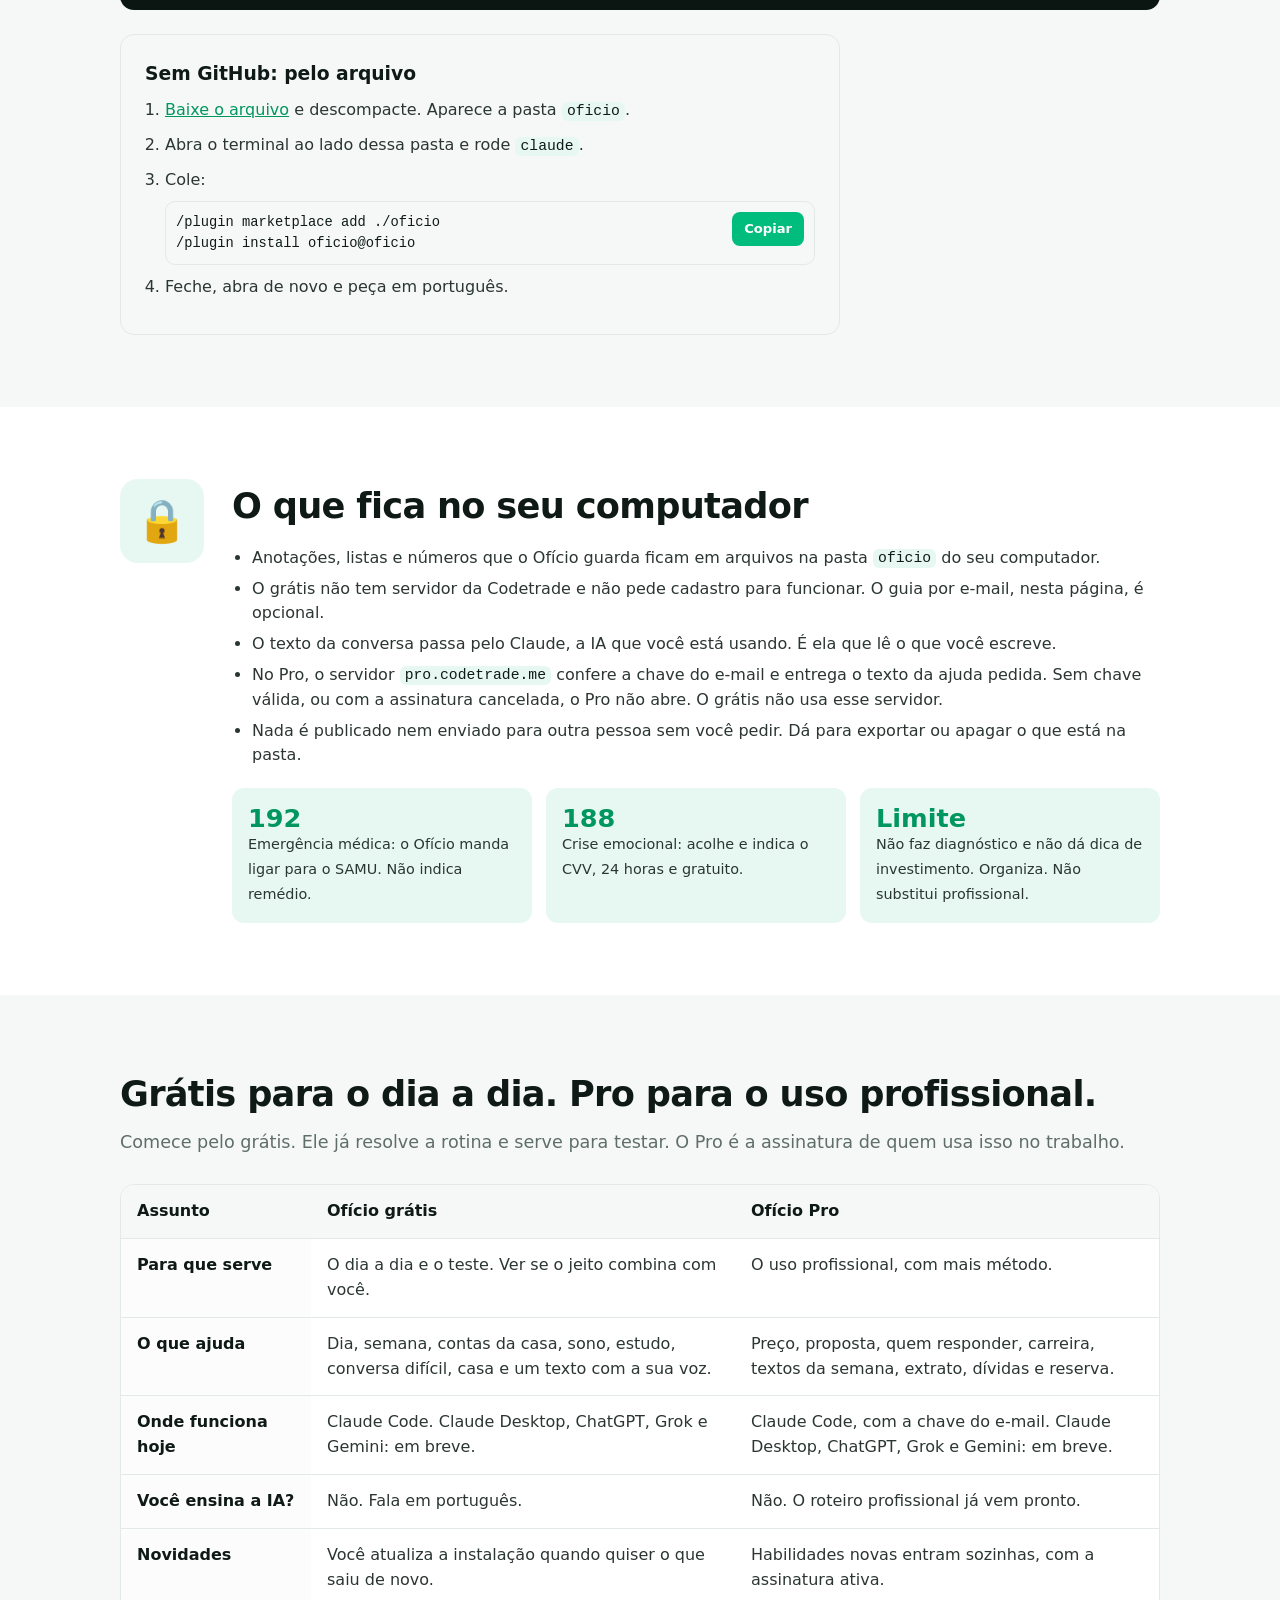
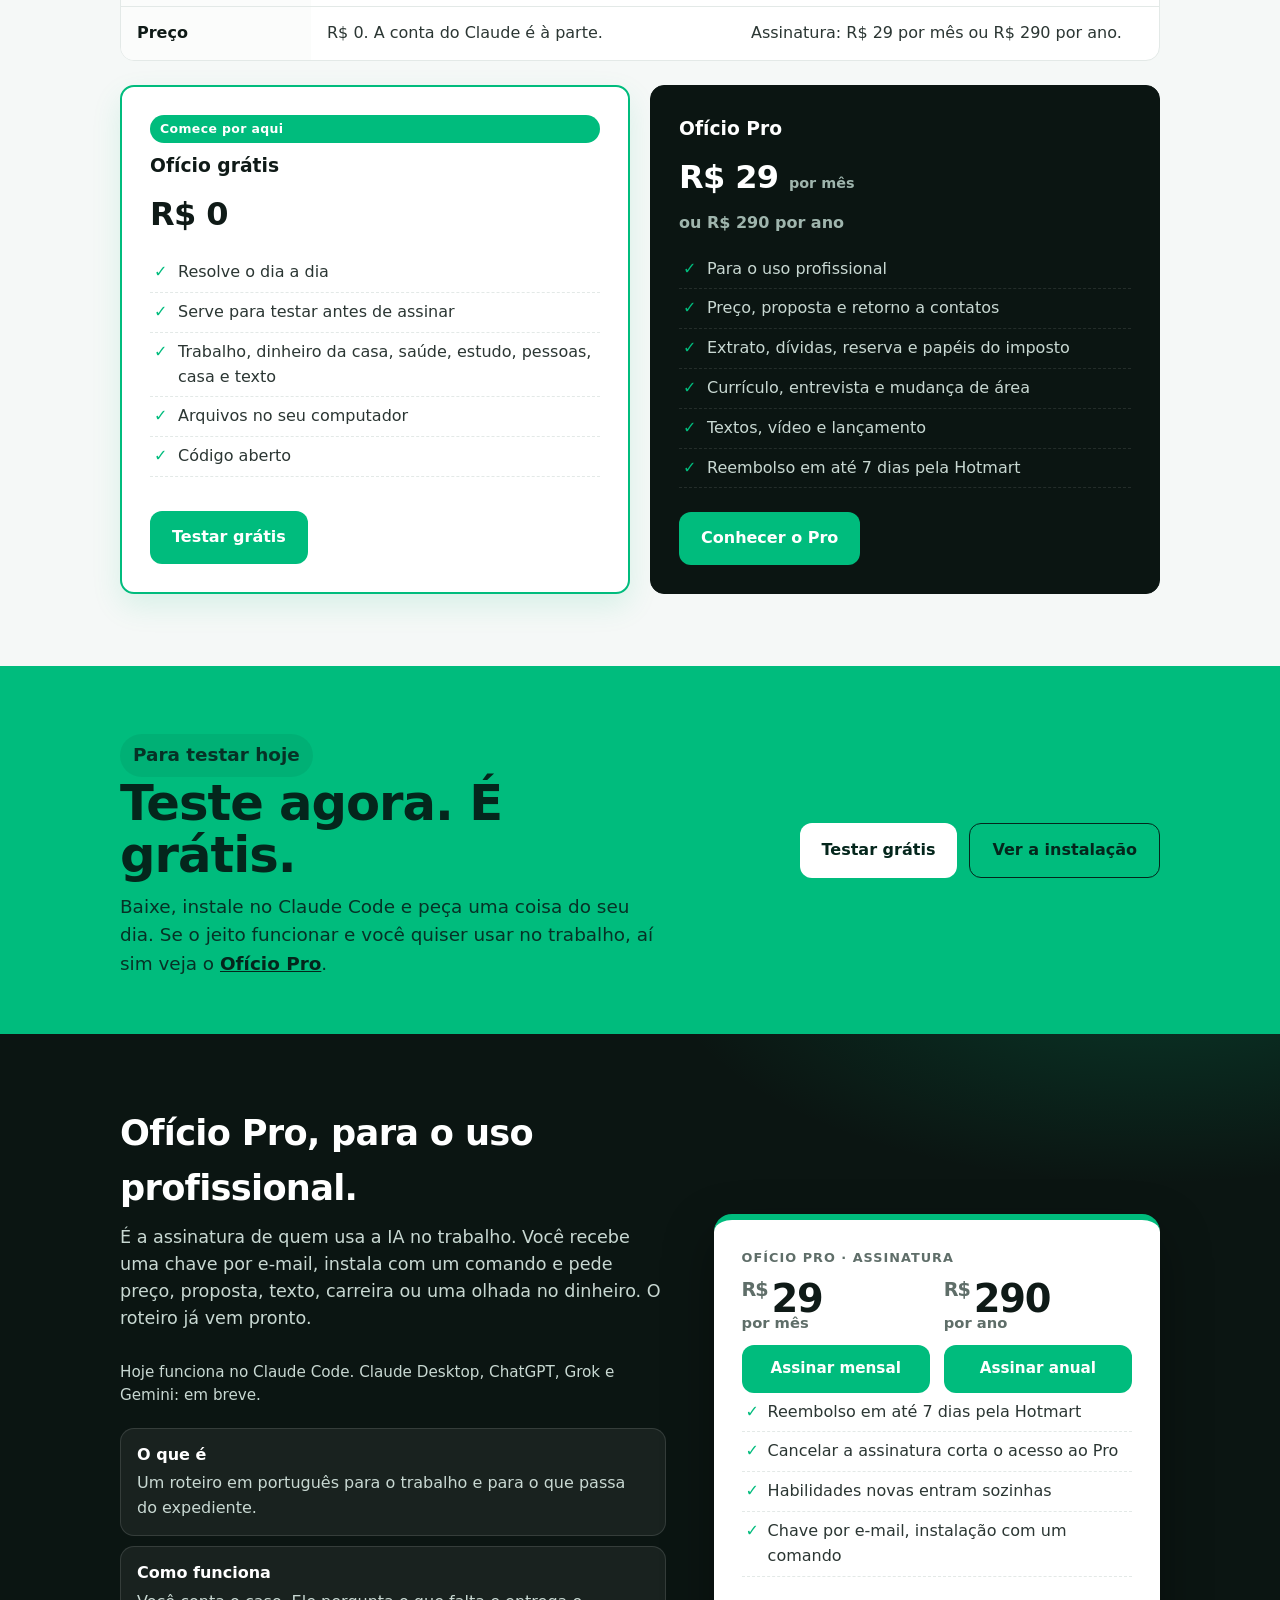
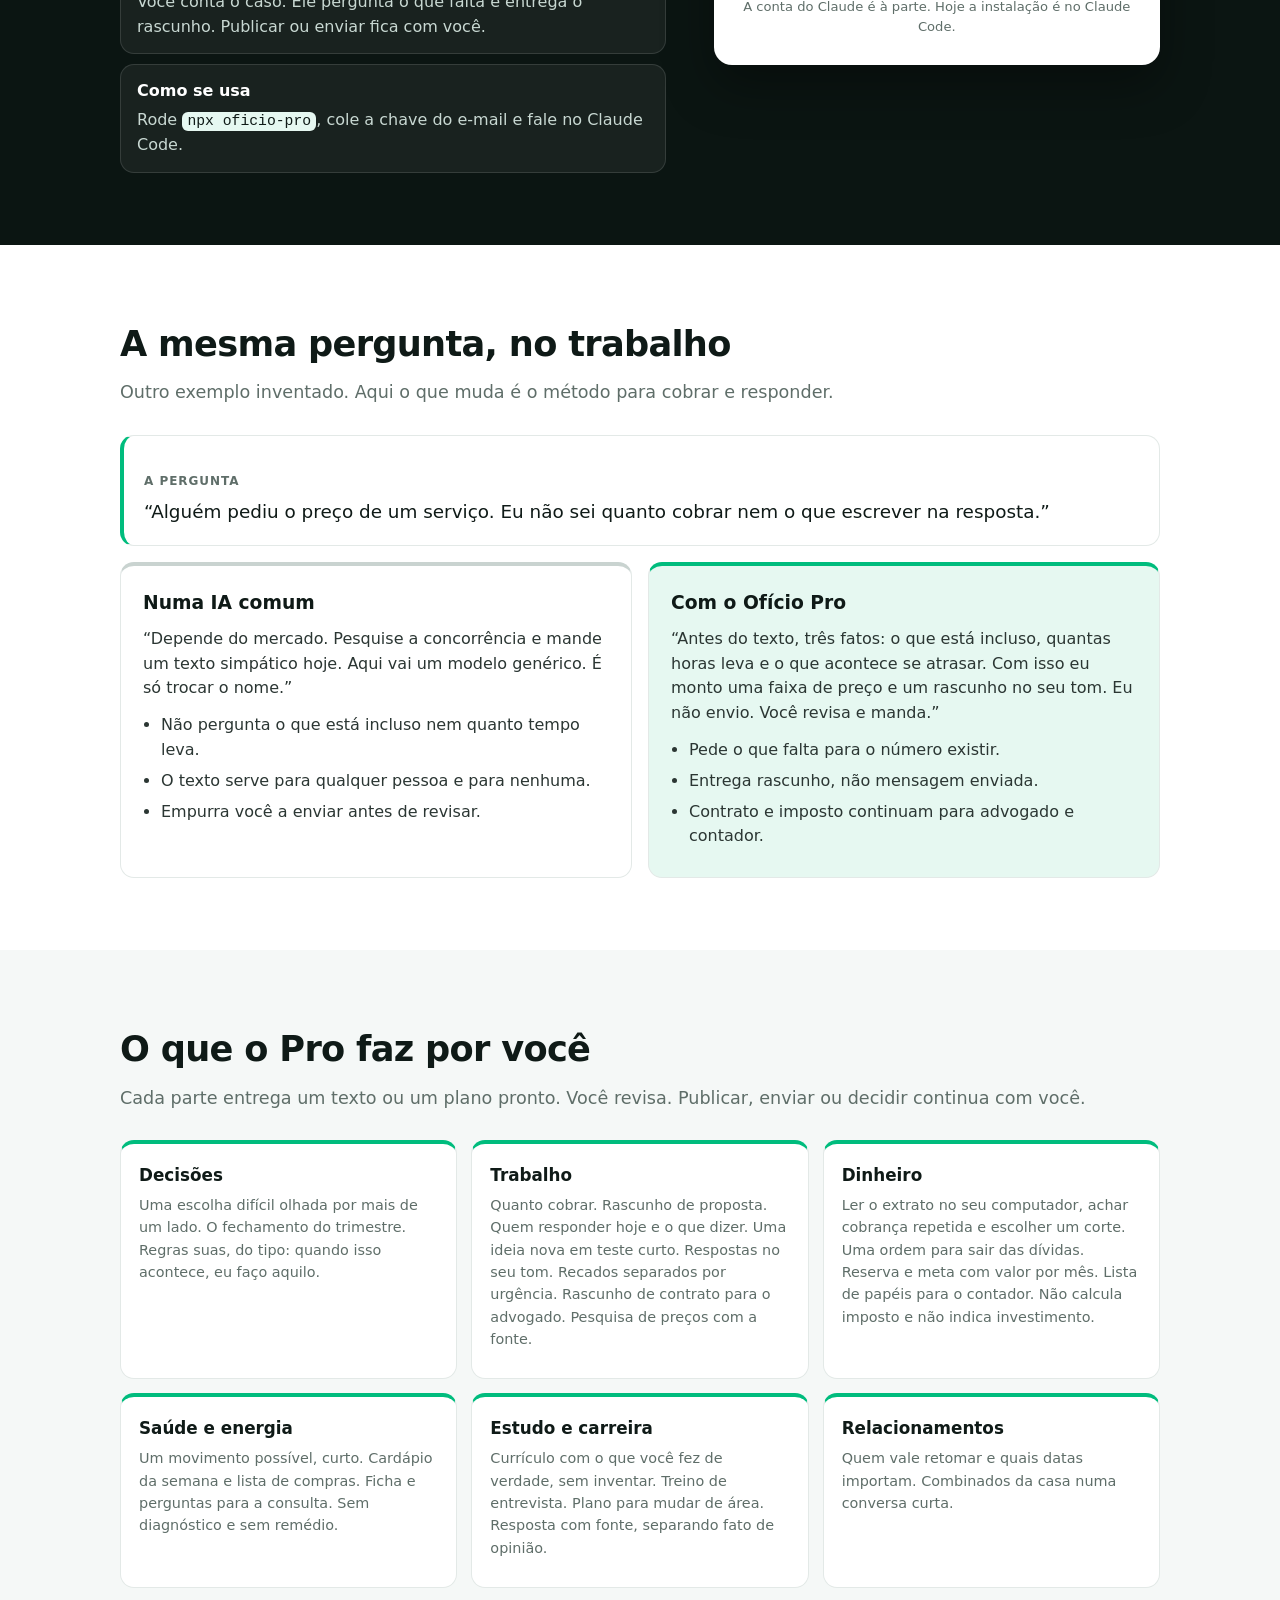
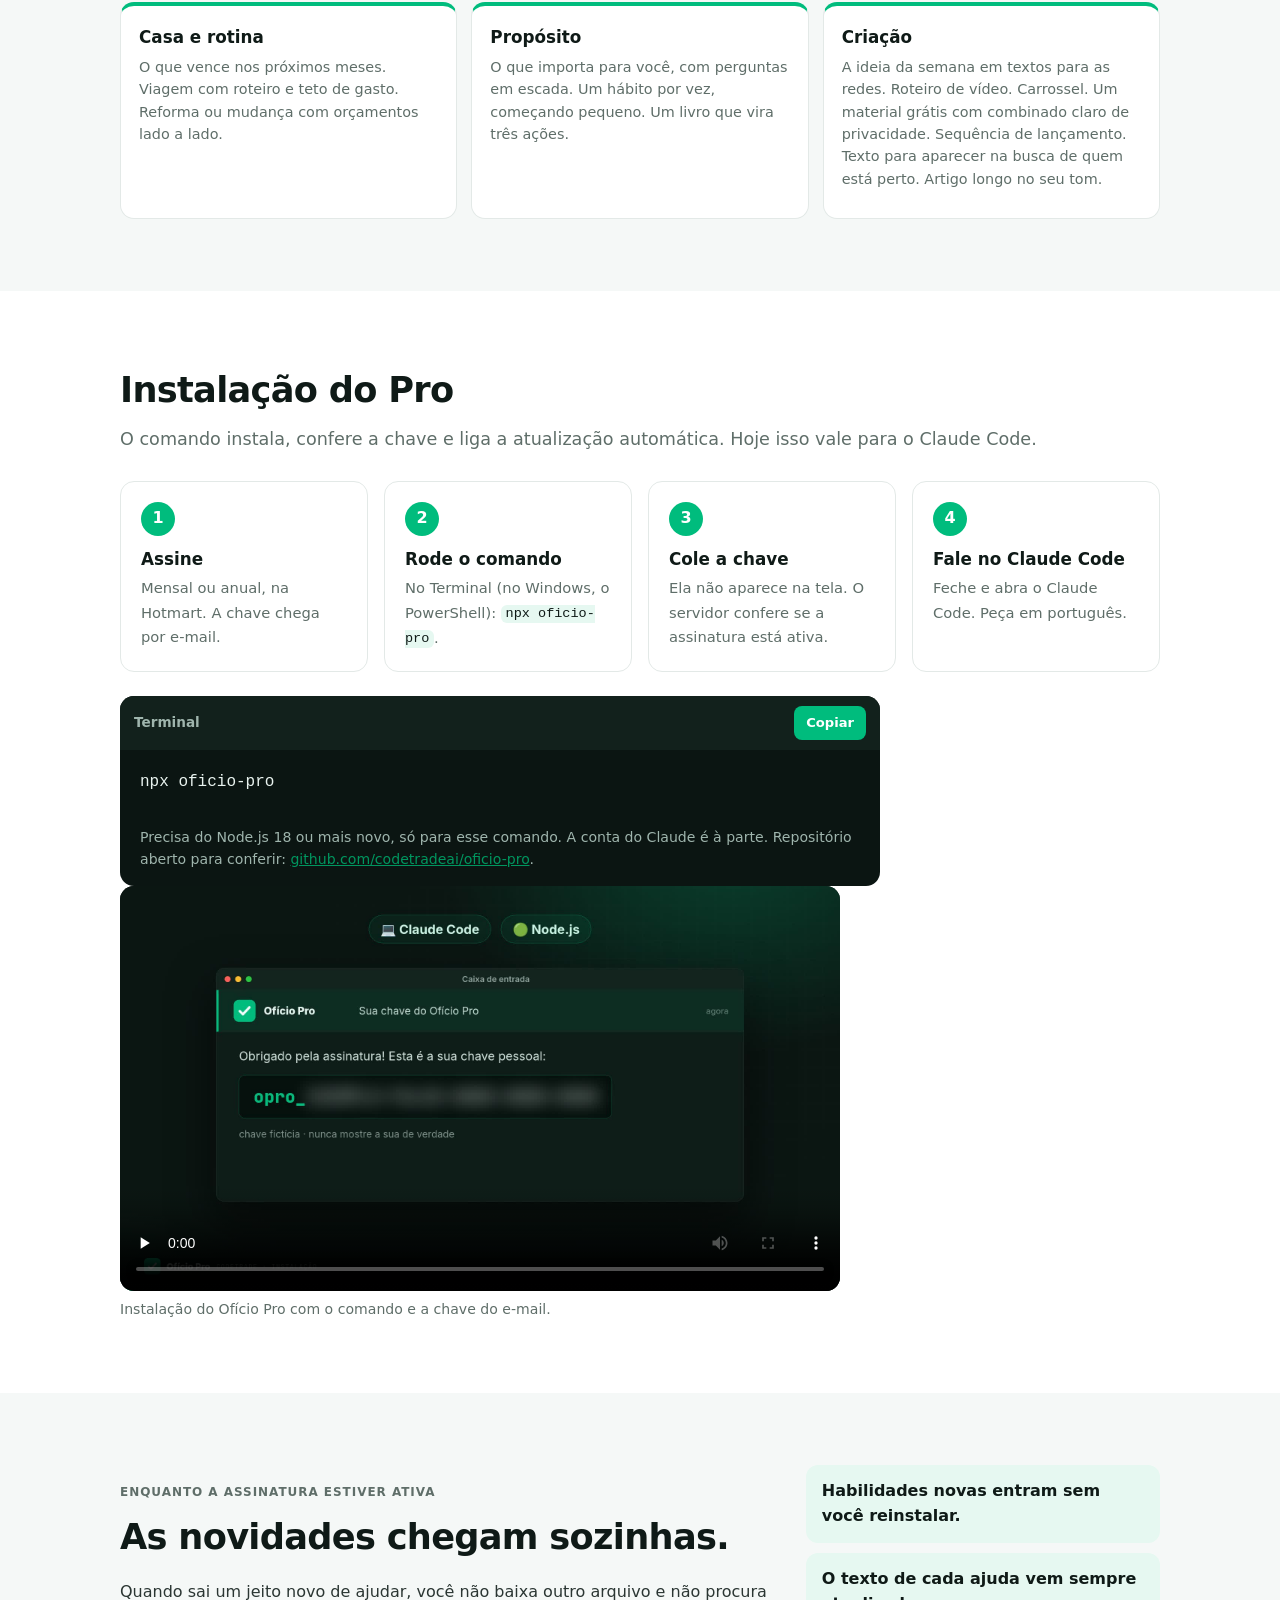
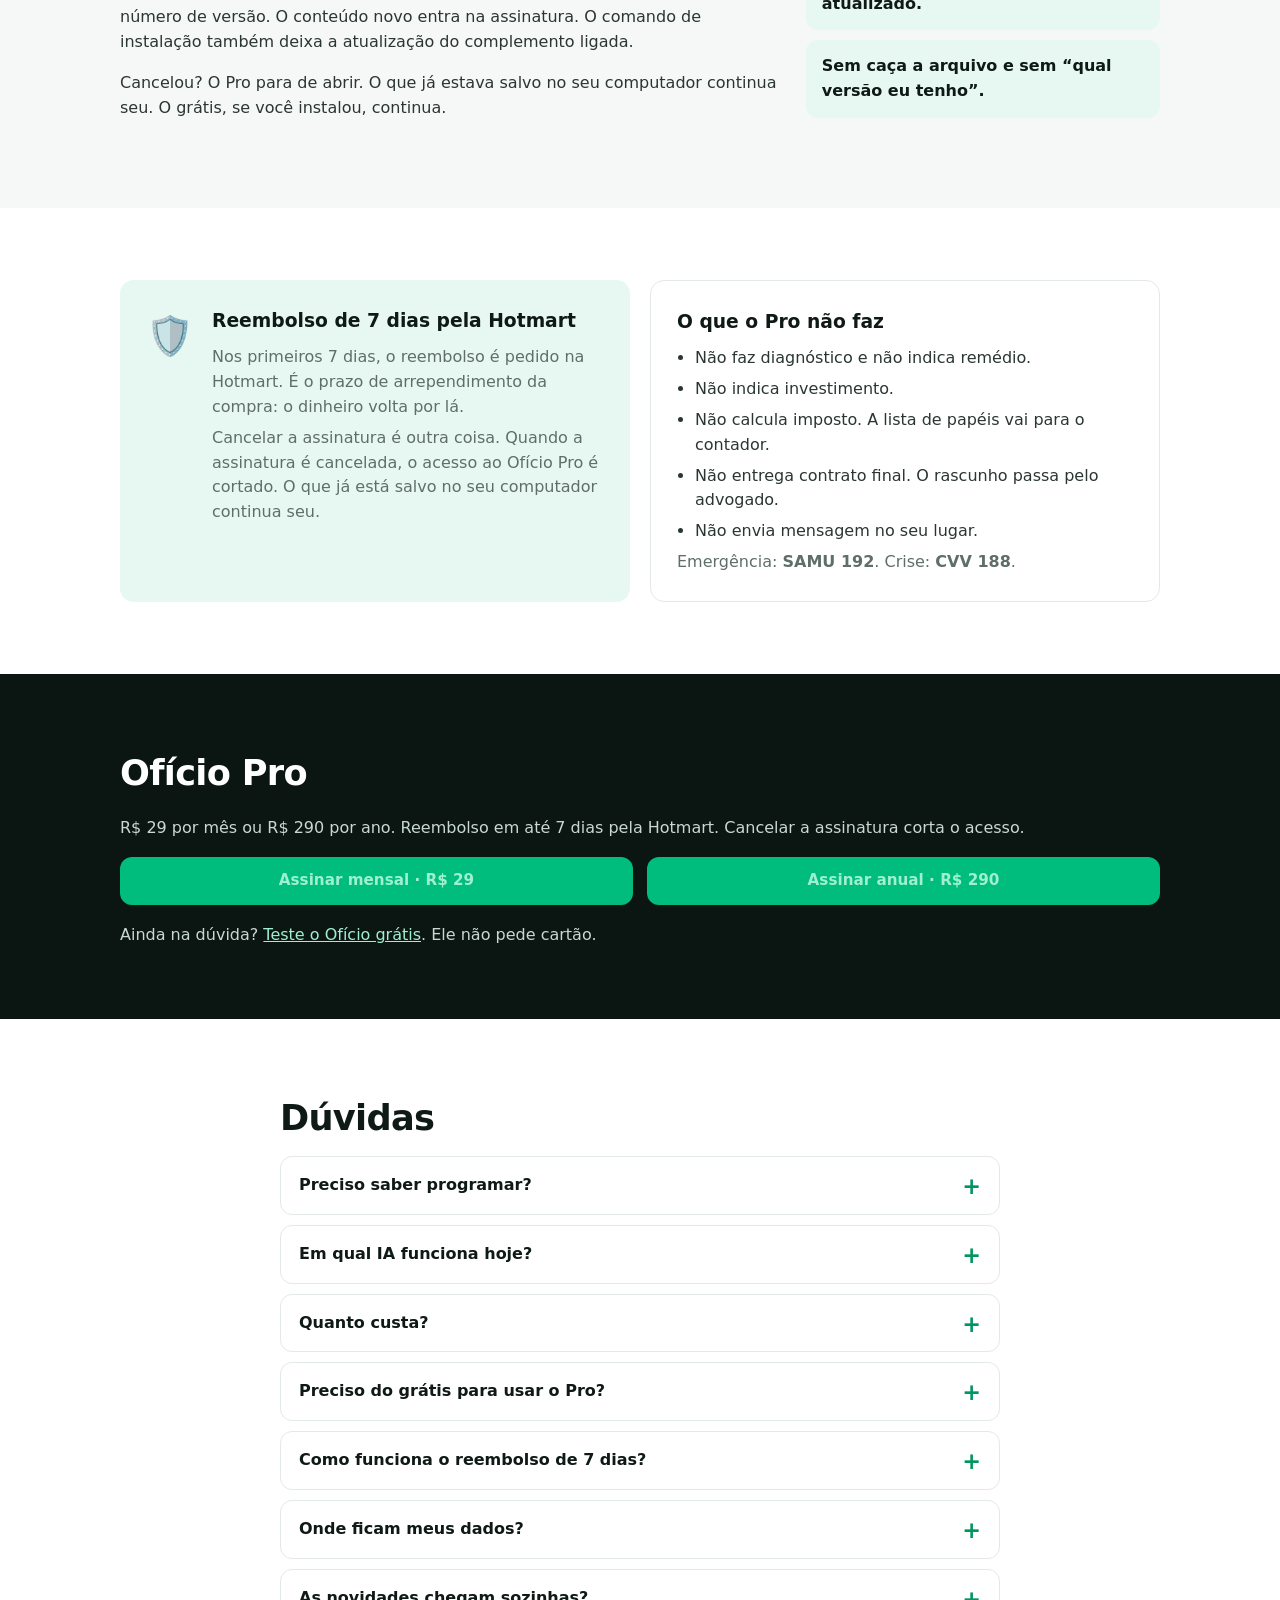
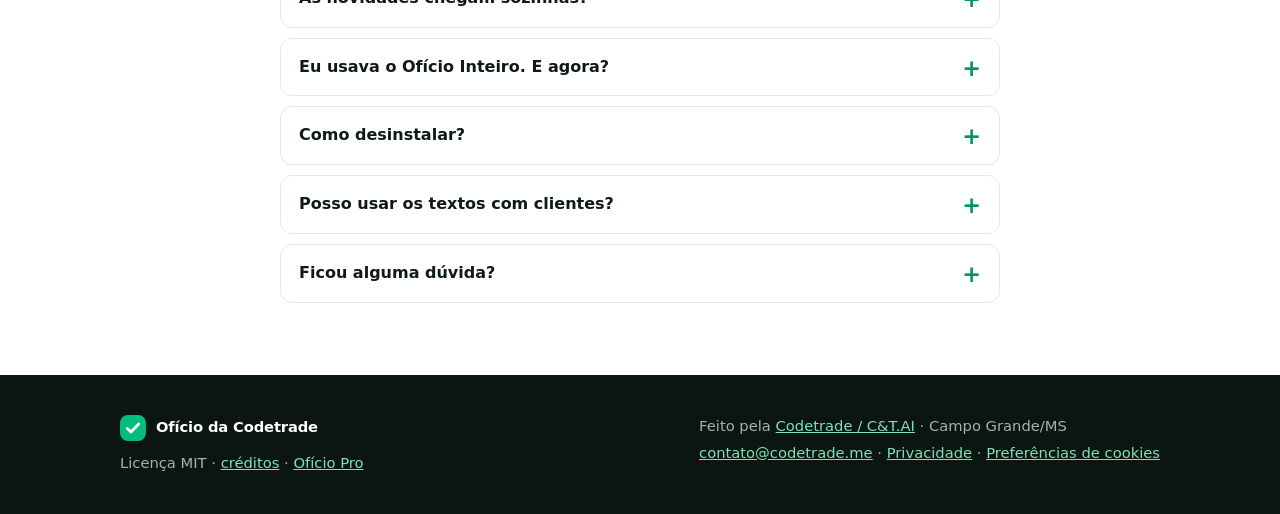
<file: docs/pro/index.html>
<!doctype html>
<html lang="pt-BR">
<head>
<meta charset="utf-8">
<meta name="viewport" content="width=device-width, initial-scale=1">
<title>Ofício Pro · Ofício da Codetrade</title>
<meta name="robots" content="noindex">
<link rel="canonical" href="https://oficio.codetrade.me/#pro">
<meta http-equiv="refresh" content="0; url=../#pro">
<script>location.replace("../#pro");</script>
</head>
<body>
<p>O Ofício Pro está na página principal. <a href="../#pro">Seguir para o Ofício Pro</a>.</p>
</body>
</html>
</file>
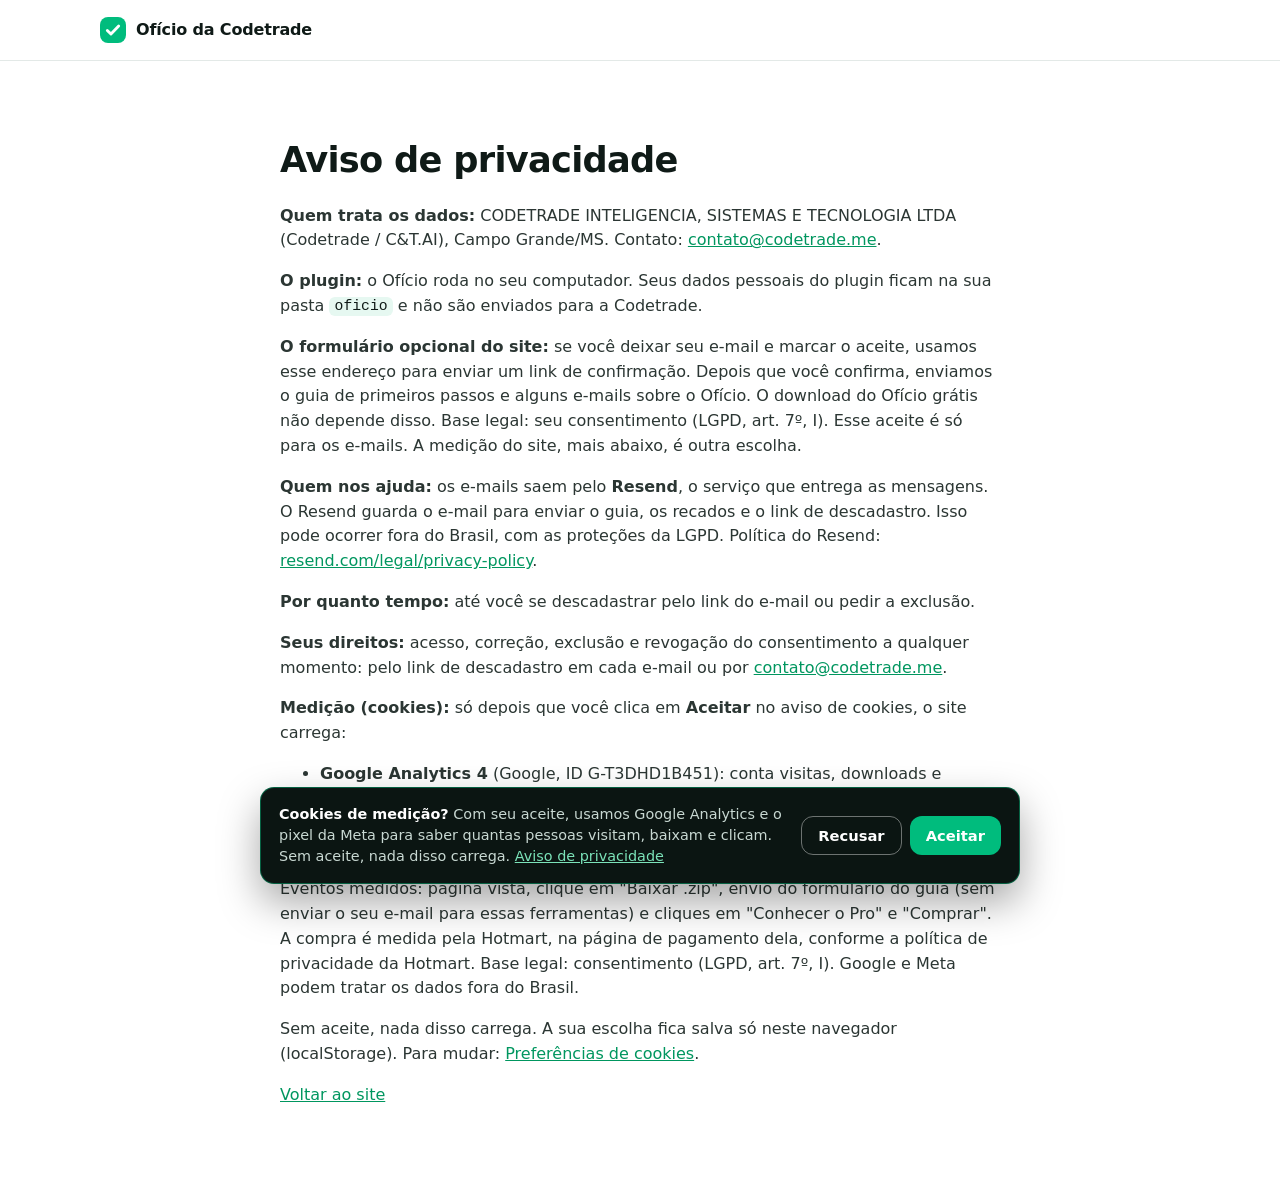
<file: docs/privacidade.html>
<!doctype html>
<html lang="pt-BR">
<head>
<meta charset="utf-8">
<meta name="viewport" content="width=device-width, initial-scale=1">
<title>Aviso de privacidade · Ofício da Codetrade</title>
<link rel="canonical" href="https://oficio.codetrade.me/privacidade.html">
<link rel="icon" href="assets/icone.svg" type="image/svg+xml">
<link rel="stylesheet" href="assets/style.css">
<script src="assets/consent.js" defer></script>
</head>
<body>
<header class="topo"><div class="wrap topo-in"><a class="marca" href="./"><span class="marca-ico" aria-hidden="true"></span>Ofício da Codetrade</a></div></header>
<main class="bloco"><div class="wrap faq">
<h2>Aviso de privacidade</h2>
<p><b>Quem trata os dados:</b> CODETRADE INTELIGENCIA, SISTEMAS E TECNOLOGIA LTDA (Codetrade / C&amp;T.AI), Campo Grande/MS. Contato: <a href="mailto:contato@codetrade.me">contato@codetrade.me</a>.</p>
<p><b>O plugin:</b> o Ofício roda no seu computador. Seus dados pessoais do plugin ficam na sua pasta <code>oficio</code> e não são enviados para a Codetrade.</p>
<p><b>O formulário opcional do site:</b> se você deixar seu e-mail e marcar o aceite, usamos esse endereço para enviar um link de confirmação. Depois que você confirma, enviamos o guia de primeiros passos e alguns e-mails sobre o Ofício. O download do Ofício grátis não depende disso. Base legal: seu consentimento (LGPD, art. 7º, I). Esse aceite é só para os e-mails. A medição do site, mais abaixo, é outra escolha.</p>
<p><b>Quem nos ajuda:</b> os e-mails saem pelo <b>Resend</b>, o serviço que entrega as mensagens. O Resend guarda o e-mail para enviar o guia, os recados e o link de descadastro. Isso pode ocorrer fora do Brasil, com as proteções da LGPD. Política do Resend: <a href="https://resend.com/legal/privacy-policy">resend.com/legal/privacy-policy</a>.</p>
<p><b>Por quanto tempo:</b> até você se descadastrar pelo link do e-mail ou pedir a exclusão.</p>
<p><b>Seus direitos:</b> acesso, correção, exclusão e revogação do consentimento a qualquer momento: pelo link de descadastro em cada e-mail ou por <a href="mailto:contato@codetrade.me">contato@codetrade.me</a>.</p>
<p><b>Medição (cookies):</b> só depois que você clica em <b>Aceitar</b> no aviso de cookies, o site carrega:</p>
<ul>
<li><b>Google Analytics 4</b> (Google, ID G-T3DHD1B451): conta visitas, downloads e cliques, com IP anonimizado. Cookies <code>_ga</code>.</li>
<li><b>Pixel da Meta</b> (Meta Platforms, ID 1150210904353081): mede visitas e cliques para anúncios no Facebook e no Instagram. Cookies <code>_fbp</code> e <code>_fbc</code>.</li>
</ul>
<p>Eventos medidos: página vista, clique em "Baixar .zip", envio do formulário do guia (sem enviar o seu e-mail para essas ferramentas) e cliques em "Conhecer o Pro" e "Comprar". A compra é medida pela Hotmart, na página de pagamento dela, conforme a política de privacidade da Hotmart. Base legal: consentimento (LGPD, art. 7º, I). Google e Meta podem tratar os dados fora do Brasil.</p>
<p>Sem aceite, nada disso carrega. A sua escolha fica salva só neste navegador (localStorage). Para mudar: <button type="button" class="link-cookies" data-preferencias-cookies>Preferências de cookies</button>.</p>
<p><a href="./">Voltar ao site</a></p>
</div></main>
</body>
</html>
</file>
<file: docs/assets/style.css>
:root{
  --verde:#00bc7d; --verde-esc:#00965f; --verde-claro:#e6f8f1;
  --tinta:#0f1a17; --texto:#2b3633; --suave:#5f6e69; --linha:#e3e9e7;
  --cinza:#f5f8f7; --escuro:#0b1512; --raio:14px;
  --fonte:system-ui,-apple-system,"Segoe UI",Roboto,"Helvetica Neue",Arial,sans-serif;
  --mono:ui-monospace,SFMono-Regular,Menlo,Consolas,"Liberation Mono",monospace;
}
*{box-sizing:border-box}
html{scroll-behavior:smooth}
body{margin:0;font-family:var(--fonte);color:var(--texto);background:#fff;line-height:1.55;-webkit-font-smoothing:antialiased}
a{color:var(--verde-esc)}
code{font-family:var(--mono);font-size:.92em;background:var(--verde-claro);color:var(--tinta);padding:.1em .35em;border-radius:6px}
.wrap{max-width:1080px;margin:0 auto;padding:0 20px}
.aviso{background:#fff4d6;color:#6b5200;text-align:center;font-size:.82rem;padding:6px 12px}

/* topo */
.topo{position:sticky;top:0;z-index:10;background:rgba(255,255,255,.92);backdrop-filter:blur(8px);border-bottom:1px solid var(--linha)}
.topo-in{display:flex;align-items:center;justify-content:space-between;min-height:60px;height:auto;gap:8px 20px;padding:8px 0;flex-wrap:wrap}
.marca{display:inline-flex;align-items:center;gap:10px;font-weight:800;color:var(--tinta);text-decoration:none;letter-spacing:-.01em}
.marca-ico{width:26px;height:26px;border-radius:8px;background:var(--verde) url("icone.svg") center/cover}
.menu{display:flex;flex-wrap:wrap;align-items:center;gap:6px 18px}
.menu a{color:var(--suave);text-decoration:none;font-weight:600;font-size:.95rem;padding:8px 0}
.menu a:hover{color:var(--verde-esc)}

/* hero */
.hero{background:radial-gradient(1200px 500px at 85% -10%,rgba(0,188,125,.28),transparent 60%),var(--escuro);color:#e9f3ef;padding:72px 0 80px}
.hero-in{display:grid;grid-template-columns:1.1fr .9fr;gap:48px;align-items:center}
.selo{display:inline-block;margin:0 0 18px;padding:6px 12px;border:1px solid rgba(0,188,125,.45);border-radius:999px;color:#9ff0d0;font-size:.85rem;font-weight:600}
h1{margin:0;font-size:clamp(2.2rem,5vw,3.6rem);line-height:1.05;letter-spacing:-.03em;color:#fff}
.destaque{color:var(--verde)}
.sub{font-size:1.2rem;max-width:34ch;color:#c8d8d2;margin:18px 0 28px}
.sub strong{color:#fff}
.acoes{display:flex;flex-wrap:wrap;gap:12px}
.btn{display:inline-flex;align-items:center;gap:8px;padding:14px 22px;border-radius:12px;font-weight:700;text-decoration:none;font-size:1rem;transition:transform .15s,background .15s}
.btn:hover{transform:translateY(-1px)}
.btn small{font-weight:500;opacity:.8;font-size:.8rem}
.btn-pri{background:var(--verde);color:#fff}
.btn-pri:hover{background:var(--verde-esc)}
.btn-sec{background:transparent;color:inherit;border:1.5px solid currentColor}
.hero .btn-sec{color:#fff;border-color:rgba(255,255,255,.45)}
.mini{font-size:.88rem;color:#8fa79f;margin:16px 0 0}
.term{background:#06100d;border:1px solid rgba(255,255,255,.08);border-radius:var(--raio);box-shadow:0 30px 60px rgba(0,0,0,.35);overflow:hidden}
.term-bar{display:flex;align-items:center;gap:6px;padding:10px 14px;background:#0d1a16;border-bottom:1px solid rgba(255,255,255,.06)}
.term-bar i{width:10px;height:10px;border-radius:50%;background:#2a3a35}
.term-bar span{margin-left:8px;font-size:.8rem;color:#7c918a}
.term pre{margin:0;padding:20px;overflow-x:auto}
.term code{background:none;color:#e2efe9;padding:0;font-size:.84rem;line-height:1.9}
.term .c{color:var(--verde)}
.term .ok{color:#7be3b9}

/* números */
.numeros{border-bottom:1px solid var(--linha)}
.num-grid{display:grid;grid-template-columns:repeat(5,1fr);text-align:center}
.num-grid div{padding:26px 8px}
.num-grid b{display:block;font-size:2.2rem;color:var(--verde-esc);line-height:1;letter-spacing:-.02em}
.num-grid span{color:var(--suave);font-size:.9rem}

/* blocos */
.bloco{padding:72px 0}
.bloco-cinza{background:var(--cinza)}
h2{font-size:clamp(1.6rem,3.2vw,2.2rem);letter-spacing:-.02em;color:var(--tinta);margin:0 0 8px}
.lead{color:var(--suave);font-size:1.1rem;margin:0 0 28px}
h3{color:var(--tinta);margin:0 0 10px}

/* comandos */
.cmd-card{background:var(--escuro);border-radius:var(--raio);overflow:hidden;margin-bottom:24px}
.cmd-head{display:flex;justify-content:space-between;align-items:center;padding:10px 14px;background:#12211c;color:#9fb5ad;font-size:.85rem;font-weight:600}
.cmd-card pre{margin:0;padding:18px 20px;overflow-x:auto}
.cmd-card pre code{background:none;color:#e9f3ef;padding:0;font-size:1rem;line-height:1.8}
.cmd-card .nota{margin:0;padding:12px 20px 16px;color:#9fb5ad;font-size:.88rem}
.cmd-card .nota code{background:rgba(255,255,255,.08);color:#e9f3ef}
.copiar{font:inherit;font-size:.82rem;font-weight:700;cursor:pointer;border:0;border-radius:8px;padding:7px 12px;background:var(--verde);color:#fff}
.copiar:hover{background:var(--verde-esc)}
.copiar.feito{background:#e9f3ef;color:var(--verde-esc)}
.tag{display:inline-block;font-size:.72rem;font-weight:700;text-transform:uppercase;letter-spacing:.04em;padding:2px 8px;border-radius:999px;background:#fff4d6;color:#6b5200;vertical-align:middle}
.tag-escura{background:rgba(255,255,255,.15);color:#fff}
.alt-grid{display:grid;grid-template-columns:1fr 1fr;gap:20px}
.alt{border:1px solid var(--linha);border-radius:var(--raio);padding:24px}
.alt ol{margin:0;padding-left:20px}
.alt li{margin-bottom:10px}
.cmd-mini{display:flex;align-items:flex-start;gap:8px;margin-top:8px;background:var(--cinza);border:1px solid var(--linha);border-radius:10px;padding:10px}
.cmd-mini pre{margin:0;flex:1;overflow-x:auto}
.cmd-mini code{background:none;padding:0;font-size:.86rem;white-space:pre}

/* pilares */
.pilares{display:grid;grid-template-columns:1fr 1fr;gap:20px}
.pilar{background:#fff;border:1px solid var(--linha);border-radius:var(--raio);padding:26px;border-top:4px solid var(--tinta)}
.pilar-voce{border-top-color:var(--verde)}
.pilar header{margin-bottom:6px}
.pilar header h3{display:inline;font-size:1.4rem;margin-left:6px}
.pilar header p{color:var(--suave);margin:6px 0 0}
.pilar-ico{font-size:1.4rem}
.rotulo{margin:18px 0 8px;font-size:.75rem;font-weight:800;letter-spacing:.08em;text-transform:uppercase;color:var(--suave)}
.chips{list-style:none;margin:0;padding:0;display:flex;flex-wrap:wrap;gap:8px}
.chips li{background:var(--cinza);border:1px solid var(--linha);border-radius:999px;padding:5px 12px;font-size:.88rem;color:var(--tinta)}
.pilar-voce .chips li{background:var(--verde-claro);border-color:#c5eedf}
.chips-cmd li{font-family:var(--mono);font-size:.84rem}

/* semana */
.semana{list-style:none;padding:0;margin:24px 0 0;display:grid;grid-template-columns:repeat(4,1fr);gap:16px}
.semana li{border:1px solid var(--linha);border-radius:var(--raio);padding:20px;display:flex;flex-direction:column;gap:8px}
.semana b{color:var(--verde-esc);font-size:.85rem;text-transform:uppercase;letter-spacing:.06em}
.semana code{align-self:flex-start;font-size:1rem}
.semana span{color:var(--suave);font-size:.92rem}

/* planos */
.planos{display:grid;grid-template-columns:1fr 1fr;gap:20px;margin-top:24px}
.plano{background:#fff;border:1px solid var(--linha);border-radius:var(--raio);padding:28px;display:flex;flex-direction:column}
.plano ul{padding-left:0;list-style:none;margin:0 0 24px;flex:1}
.plano li{padding:7px 0 7px 28px;position:relative;border-bottom:1px dashed var(--linha)}
.plano li::before{content:"✓";position:absolute;left:4px;color:var(--verde);font-weight:800}
.plano .btn{align-self:flex-start}
.preco{font-size:2rem;font-weight:800;color:var(--tinta);margin:0 0 14px;letter-spacing:-.02em}
.plano-pro{background:var(--escuro);color:#c8d8d2;border-color:var(--escuro)}
.plano-pro h3,.plano-pro .preco{color:#fff}
.plano-pro li{border-bottom-color:rgba(255,255,255,.1)}
.plano-pro .btn-sec{color:#fff;border-color:rgba(255,255,255,.45)}

/* privacidade */
.priv{display:flex;gap:28px;align-items:flex-start}
.priv-ico{font-size:2.6rem;background:var(--verde-claro);border-radius:18px;width:84px;height:84px;display:grid;place-items:center;flex:none}
.priv-lista{margin:12px 0 0;padding-left:20px}
.priv-lista li{margin-bottom:6px}

/* faq */
.faq{max-width:760px}
.faq details{background:#fff;border:1px solid var(--linha);border-radius:12px;padding:0 18px;margin-top:10px}
.faq summary{cursor:pointer;font-weight:700;color:var(--tinta);padding:16px 0;list-style:none;position:relative;padding-right:28px}
.faq summary::-webkit-details-marker{display:none}
.faq summary::after{content:"+";position:absolute;right:0;top:12px;font-size:1.4rem;color:var(--verde-esc)}
.faq details[open] summary::after{content:"–"}
.faq details p{margin:0 0 16px;color:var(--suave)}

/* rodapé */
.rodape{background:var(--escuro);color:#9fb5ad;padding:36px 0;font-size:.92rem}
.rodape .marca{color:#fff}
.rodape a{color:#7be3b9}
.rod-in{display:flex;justify-content:space-between;gap:24px;flex-wrap:wrap}
.rodape p{margin:4px 0}

/* responsivo */
@media (max-width:860px){
  .hero{padding:48px 0 56px}
  .hero-in,.alt-grid,.pilares,.planos{grid-template-columns:1fr}
  .num-grid{grid-template-columns:repeat(3,1fr)}
  .semana{grid-template-columns:1fr 1fr}
  .bloco{padding:52px 0}
  .hero-passos,.antes,.videos,.precos-duplos{grid-template-columns:1fr}
  .passos{grid-template-columns:1fr 1fr}
  .faixa-in{align-items:flex-start}
}
@media (max-width:700px){
  .cmp-linha{grid-template-columns:1fr}
  .cmp-cab{display:none}
  .cmp-quem{position:static;width:auto;height:auto;margin:0 6px 0 0;overflow:visible;clip:auto}
}
@media (max-width:480px){
  .num-grid{grid-template-columns:repeat(2,1fr)}
  .semana,.passos{grid-template-columns:1fr}
  .acoes .btn{width:100%;justify-content:center}
  .priv{flex-direction:column}
  .cmd-card pre code{font-size:.85rem}
  .term code,.cmd-card pre code{white-space:pre-wrap;word-break:break-word}
  .selo{font-size:.78rem}
}
@media (prefers-reduced-motion:reduce){html{scroll-behavior:auto}.btn{transition:none}}

/* vida 360 */
.dor{display:grid;grid-template-columns:repeat(3,1fr);gap:16px;margin-top:8px}
.dor div{border:1px solid var(--linha);border-radius:var(--raio);padding:20px;background:#fff}
.dor b{display:block;color:var(--tinta);margin-bottom:4px}
.dor span{color:var(--suave);font-size:.95rem}
.areas{display:grid;grid-template-columns:repeat(4,1fr);gap:14px}
.area{background:#fff;border:1px solid var(--linha);border-radius:var(--raio);padding:18px;border-top:4px solid var(--verde)}
.area-nucleo{grid-column:1/-1;border-top-color:var(--tinta);display:flex;gap:18px;align-items:center;flex-wrap:wrap}
.area-nucleo h3{margin:0}
.area h3{font-size:1.05rem;margin:0 0 6px}
.area p{margin:0 0 10px;color:var(--suave);font-size:.9rem}
.area .chips li{font-size:.8rem;padding:3px 10px;background:var(--verde-claro);border-color:#c5eedf}
.area .chips-cmd li{background:var(--cinza);border-color:var(--linha)}
.limites{display:grid;grid-template-columns:repeat(3,1fr);gap:14px;margin-top:20px}
.limites div{background:var(--verde-claro);border-radius:12px;padding:16px}
.limites b{display:block;font-size:1.6rem;color:var(--verde-esc);line-height:1.1}
.limites span{font-size:.9rem;color:var(--texto)}
@media (max-width:860px){.areas{grid-template-columns:1fr 1fr}.dor,.limites{grid-template-columns:1fr}}
@media (max-width:480px){.areas{grid-template-columns:1fr}}

/* testado */
.t-legenda{display:flex;gap:20px;font-size:.9rem;color:var(--suave);margin:4px 0 18px}
.t-legenda span{display:inline-flex;align-items:center;gap:8px}
.t-dot{width:12px;height:12px;border-radius:4px;display:inline-block}
.t-dot-com,.t-com{background:var(--verde)}
.t-dot-sem,.t-sem{background:#c9d3d0}
.teste{display:grid;grid-template-columns:1fr 1fr;gap:14px 40px}
.t-linha{display:grid;grid-template-columns:175px 1fr;gap:12px;align-items:center}
.t-area{font-weight:700;color:var(--tinta);font-size:.95rem}
.t-barras{display:grid;gap:4px}
.t-bar{height:18px;width:max(var(--v),2.2em);border-radius:6px;position:relative}
.t-bar span{position:absolute;right:6px;top:50%;transform:translateY(-50%);font-size:.72rem;font-weight:800;line-height:1}
.t-com span{color:#fff}
.t-sem span{color:var(--tinta)}
.t-resumo{display:grid;grid-template-columns:repeat(3,1fr);gap:16px;margin-top:28px}
.t-resumo div{border:1px solid var(--linha);border-radius:var(--raio);padding:18px 20px;background:var(--verde-claro)}
.t-resumo b{display:block;font-size:1.7rem;color:var(--verde-esc);letter-spacing:-.02em}
.t-resumo span{color:var(--texto);font-size:.92rem}
.t-nota{color:var(--suave);font-size:.85rem;margin-top:18px;max-width:80ch}
@media (max-width:860px){.teste{grid-template-columns:1fr}.t-resumo{grid-template-columns:1fr}}
@media (max-width:480px){.t-linha{grid-template-columns:1fr;gap:6px}}
/* evita estouro horizontal no celular */
.alt-grid>*,.planos>*,.teste>*{min-width:0}
.cmd-mini{min-width:0}
.cmd-mini pre,.cmd-card pre{overflow-x:auto;max-width:100%}
.preco-nota{font-size:.9rem;font-weight:600;color:#9fb5ad;letter-spacing:0}

/* captura opcional (hero) */
.sr{position:absolute!important;width:1px;height:1px;padding:0;margin:-1px;overflow:hidden;clip:rect(0,0,0,0);white-space:nowrap;border:0}
.captura{position:relative;margin-top:22px;padding:16px;border:1px solid rgba(255,255,255,.14);border-radius:var(--raio);background:rgba(255,255,255,.04);max-width:520px}
.captura-titulo{margin:0 0 10px;font-size:.95rem;color:#c8d8d2}
.captura-titulo b{color:#9ff0d0}
.captura-linha{display:flex;gap:8px}
.captura input[type=email]{flex:1;min-width:0;font:inherit;padding:11px 14px;border-radius:10px;border:1px solid rgba(255,255,255,.25);background:#fff;color:var(--tinta)}
.captura .btn{padding:11px 16px;font-size:.95rem;border:0;cursor:pointer;font-family:inherit}
.captura-lgpd{display:flex;gap:8px;align-items:flex-start;margin-top:10px;font-size:.78rem;line-height:1.45;color:#9fb5ad}
.captura-lgpd input{margin-top:3px;flex:none;accent-color:var(--verde)}
.captura-lgpd label{font-weight:400;color:inherit}
.captura-lgpd a{color:#7be3b9}
.captura-isca{position:absolute;left:-10000px;top:0;width:1px;height:1px;overflow:hidden}
.captura .btn:disabled{opacity:.65;cursor:wait}
.captura-msg{margin:10px 0 0;padding:0;border-radius:10px;font-weight:700}
.captura-msg:not(.ok):not(.erro){position:absolute;width:1px;height:1px;margin:-1px;padding:0;overflow:hidden;clip:rect(0,0,0,0)}
.captura-msg.ok,.captura-msg.erro{padding:10px 12px}
.captura-msg.ok{background:rgba(0,188,125,.15);color:#9ff0d0}
.captura-msg.erro{background:#fff4d6;color:#6b5200}
.captura-campos[hidden]{display:none!important}
@media (max-width:480px){.captura-linha{flex-direction:column}.captura .btn{width:100%;justify-content:center}}
.btn-guia{background:transparent;color:#fff;border:1.5px solid rgba(0,188,125,.7)!important}
.btn-guia:hover{background:rgba(0,188,125,.15)}

/* consentimento (LGPD) */
.consentimento{position:fixed;left:16px;right:16px;bottom:16px;z-index:50;max-width:760px;margin:0 auto;background:var(--escuro);color:#c8d8d2;border:1px solid rgba(0,188,125,.45);border-radius:var(--raio);padding:16px 18px;display:flex;gap:16px;align-items:center;box-shadow:0 18px 40px rgba(0,0,0,.35)}
.consentimento p{margin:0;font-size:.9rem;line-height:1.45}
.consentimento b{color:#fff}
.consentimento a{color:#7be3b9}
.consentimento-botoes{display:flex;gap:8px;flex:none}
.consentimento .btn{padding:10px 16px;font-size:.92rem;border:0;cursor:pointer;font-family:inherit}
.consentimento-recusar{background:transparent;color:#fff;border:1.5px solid rgba(255,255,255,.4)!important}
.link-cookies{background:none;border:0;padding:0;font:inherit;color:var(--verde-esc);text-decoration:underline;cursor:pointer}
.rodape .link-cookies{color:#7be3b9}
@media (max-width:600px){.consentimento{flex-direction:column;align-items:stretch}.consentimento-botoes .btn{flex:1;justify-content:center}}
.captura [hidden]{display:none!important}

/* pular, foco, comparação, exemplo, vídeos, chamada do grátis */
.pular{position:absolute;left:12px;top:0;transform:translateY(-140%);background:var(--escuro);color:#fff;padding:10px 14px;border-radius:10px;z-index:80;font-weight:700;text-decoration:none}
.pular:focus{transform:none;top:12px}
:focus-visible{outline:3px solid var(--verde);outline-offset:2px}
.hero-passos{list-style:none;margin:36px 0 0;padding:0;display:grid;grid-template-columns:repeat(3,1fr);gap:14px}
.hero-in .hero-passos{grid-template-columns:1fr;margin:8px 0 0}
.hero-passos li{background:rgba(255,255,255,.06);border:1px solid rgba(255,255,255,.12);border-radius:var(--raio);padding:16px 18px}
.hero-passos b{display:block;color:#fff;margin-bottom:4px}
.hero-passos span{color:#c8d8d2;font-size:.98rem}
.hero-passos code{background:rgba(255,255,255,.12);color:#e9f3ef}
.estreito{max-width:720px}
.pergunta{margin:0 0 16px;padding:18px 20px;background:#fff;border:1px solid var(--linha);border-left:4px solid var(--verde);border-radius:var(--raio)}
.pergunta p:last-child{margin:0;color:var(--tinta);font-size:1.15rem}
.antes{display:grid;grid-template-columns:1fr 1fr;gap:16px}
.antes-col{border:1px solid var(--linha);border-radius:var(--raio);padding:22px;background:#fff;border-top:4px solid #c9d3d0}
.antes-col.com{border-top-color:var(--verde);background:var(--verde-claro)}
.antes-col p{margin:0 0 12px}
.antes-col ul{margin:0;padding-left:18px}
.antes-col li{margin:6px 0}
.videos{display:grid;grid-template-columns:1fr 1fr;gap:16px;margin-top:22px}
.video-espaco{margin:0;max-width:720px}
.videos .video-espaco{max-width:none}
.video-espaco video{width:100%;aspect-ratio:16/9;height:auto;display:block;background:#0b1512;border-radius:var(--raio);object-fit:contain}
.video-espaco figcaption{margin-top:8px;color:var(--suave);font-size:.88rem}
.passos{list-style:none;padding:0;margin:8px 0 24px;display:grid;grid-template-columns:repeat(auto-fit,minmax(200px,1fr));gap:16px}
.passos li{background:#fff;border:1px solid var(--linha);border-radius:var(--raio);padding:20px;min-width:0}
.passos b{display:grid;place-items:center;width:34px;height:34px;border-radius:50%;background:var(--verde);color:#fff;margin-bottom:10px}
.passos h3{font-size:1.05rem;margin:0 0 4px}
.passos span{color:var(--suave);font-size:.92rem}
.alt-sozinha{max-width:720px}
.lead-fim{margin-bottom:0}
.cmp{border:1px solid var(--linha);border-radius:var(--raio);overflow:hidden;background:#fff;margin-top:8px}
.cmp-linha{display:grid;grid-template-columns:minmax(132px,190px) 1fr 1fr}
.cmp-linha + .cmp-linha{border-top:1px solid var(--linha)}
.cmp-linha p{margin:0;padding:14px 16px}
.cmp-cab{background:var(--cinza)}
.cmp-cab p,.cmp-linha p[role="rowheader"]{font-weight:800;color:var(--tinta)}
.cmp-linha p[role="rowheader"]{background:#fbfcfb}
.cmp-quem{position:absolute;width:1px;height:1px;padding:0;margin:-1px;overflow:hidden;clip:rect(0,0,0,0);white-space:nowrap;border:0;font-weight:800}
.cmp-acao{margin:20px 0 0}
.faixa-gratis{background:var(--verde);color:#063226;padding:56px 0}
.faixa-gratis h2{color:#04261c;font-size:clamp(2rem,4.4vw,3.1rem);line-height:1.05;max-width:16ch}
.faixa-gratis p{margin:12px 0 0;font-size:1.15rem;max-width:46ch;color:#063226}
.faixa-in{display:flex;justify-content:space-between;align-items:center;gap:28px;flex-wrap:wrap}
.faixa-gratis .btn-sec{color:#04261c;border-color:#04261c}
.faixa-gratis a{color:#04261c;font-weight:800}
.btn-branco{background:#fff;color:var(--tinta)}
.btn-branco:hover{background:var(--verde-claro)}
.selo-claro{background:rgba(4,38,28,.08);color:#04261c;border-color:transparent}
.selo-plano{display:inline-block;margin:0 0 8px;padding:4px 10px;border-radius:999px;background:var(--verde);color:#fff;font-size:.78rem;font-weight:800;letter-spacing:.03em}
.plano-destaque{border:2px solid var(--verde);box-shadow:0 12px 30px rgba(0,188,125,.12)}
.preco-ano{margin:-6px 0 14px;color:var(--suave);font-weight:700}
.plano-pro .preco-ano{color:#9fb5ad}
.marcador{margin:8px 0 0;padding:8px 10px;background:#fff4d6;color:#6b5200;border-radius:8px;font-weight:800;font-size:.82rem;text-align:center;letter-spacing:.01em}
.atualiza{display:grid;grid-template-columns:1.3fr .7fr;gap:28px;align-items:start}
.atualiza-lista{list-style:none;margin:0;padding:0}
.atualiza-lista li{background:var(--verde-claro);border-radius:12px;padding:14px 16px;margin-bottom:10px;color:var(--tinta);font-weight:700}
.area-nucleo{display:block}
.area-nucleo p{margin:6px 0 0}
.cta-final a{color:#9ff0d0}
.cta-gratis{margin:18px 0 0;color:#c8d8d2}
.precos-duplos{display:grid;grid-template-columns:1fr 1fr;gap:14px}
.preco-periodo{margin:-6px 0 10px;color:var(--suave);font-weight:700;font-size:.92rem}
.hero-passos li,.antes-col,.video-espaco,.passos li,.cmp-linha p{min-width:0}
@media (max-width:860px){
  .atualiza,.hero-passos,.antes,.videos,.precos-duplos,.passos{grid-template-columns:1fr}
  .faixa-in{align-items:flex-start}
  .faixa-gratis h2{max-width:none}
}
@media (max-width:700px){
  .cmp-linha{grid-template-columns:1fr}
  .cmp-cab{display:none}
  .cmp-quem{position:static;width:auto;height:auto;padding:0;margin:0 .35em 0 0;overflow:visible;clip:auto;white-space:normal}
}
</file>
<file: docs/assets/pro.css>
/* página do Pro (usa as variáveis e blocos de style.css) */
.pro-tag{background:var(--verde);color:#fff;font-size:.72rem;font-weight:800;padding:2px 8px;border-radius:999px;letter-spacing:.04em}
.menu{align-items:center}
.btn-topo{padding:8px 14px;font-size:.9rem;color:#fff!important}
.pro-faixa .mini{color:#c8d8d2;font-size:.95rem;margin:0 0 16px}
.menu a.btn-topo{padding:8px 14px}
.oferta{background:#fff;color:var(--texto);border-radius:18px;padding:28px;box-shadow:0 20px 50px rgba(0,0,0,.35);border-top:6px solid var(--verde)}
.oferta-nome{margin:0 0 12px;font-weight:800;color:var(--suave);text-transform:uppercase;letter-spacing:.08em;font-size:.8rem}
.oferta-preco{margin:4px 0 14px;font-size:3.4rem;font-weight:800;color:var(--tinta);letter-spacing:-.03em;line-height:1}
.precos-duplos .oferta-preco{font-size:2.4rem;margin:0}
.precos-duplos .btn-grande{font-size:.95rem;padding:12px 8px}
.oferta-preco small{font-size:1.2rem;vertical-align:top;margin-right:4px;color:var(--suave)}
.oferta ul{list-style:none;padding:0;margin:0 0 20px}
.oferta li{padding:7px 0 7px 26px;position:relative;border-bottom:1px dashed var(--linha)}
.oferta li::before{content:"✓";position:absolute;left:4px;color:var(--verde);font-weight:800}
.btn-grande{width:100%;justify-content:center;font-size:1.1rem;padding:16px 22px}
.oferta-req{margin:12px 0 0;font-size:.82rem;color:var(--suave);text-align:center}
.areas-pro{grid-template-columns:repeat(3,1fr)}
.areas-pro .chips{margin-bottom:8px}
.passos-pro{grid-template-columns:repeat(4,1fr)}
.pro-faixa{background:radial-gradient(900px 420px at 90% -10%,rgba(0,188,125,.22),transparent 55%),var(--escuro);color:#c8d8d2;padding:72px 0}
.pro-faixa h2{color:#fff}
.pro-faixa .lead{color:#c8d8d2}
.pro-tres{list-style:none;margin:20px 0 0;padding:0;display:grid;gap:10px}
.pro-tres li{background:rgba(255,255,255,.06);border:1px solid rgba(255,255,255,.12);border-radius:var(--raio);padding:14px 16px}
.pro-tres b{display:block;color:#fff;margin-bottom:4px}
.cmd-pro{max-width:760px;margin:0}
.garantia-limites{display:grid;grid-template-columns:1fr 1fr;gap:20px}
.garantia{display:flex;gap:18px;align-items:flex-start;background:var(--verde-claro);border-radius:var(--raio);padding:26px}
.g-ico{font-size:2.4rem}
.garantia p,.limites-pro p{margin:6px 0 0;color:var(--suave)}
.limites-pro{border:1px solid var(--linha);border-radius:var(--raio);padding:26px;background:#fff}
.limites-pro ul{margin:8px 0 0;padding-left:18px}
.limites-pro li{margin:6px 0}
.cta-final{background:var(--escuro);color:#c8d8d2}
.cta-final h2{color:#fff}
.cta-in{display:flex;justify-content:space-between;align-items:center;gap:24px;flex-wrap:wrap}
.cta-in p{margin:0}
.cta-in .btn-grande{width:auto;min-width:260px}
.areas-pro>*,.passos>*,.garantia-limites>*{min-width:0}
@media (max-width:860px){.areas-pro,.passos-pro{grid-template-columns:1fr 1fr}.garantia-limites{grid-template-columns:1fr}.pro-faixa{padding:52px 0}}
@media (max-width:480px){.areas-pro,.passos-pro{grid-template-columns:1fr}.cta-in .btn-grande{width:100%}.oferta-preco{font-size:3rem}}
</file>
